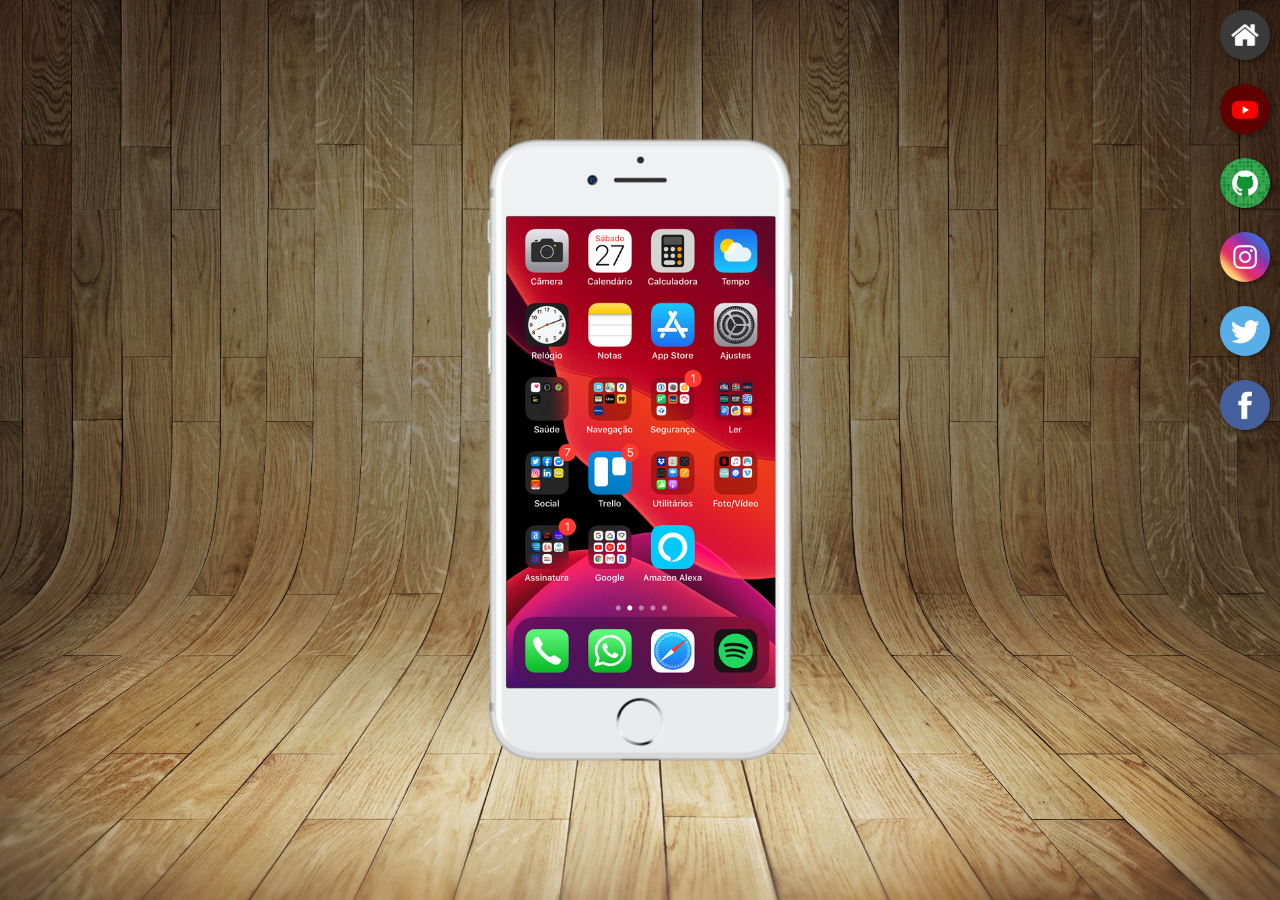
<file: index.html>
<!DOCTYPE html>
<html lang="pt-br">
<head>
    <meta charset="UTF-8">
    <meta name="viewport" content="width=device-width, initial-scale=1.0">
    <link rel="shortcut icon" href="favicon.ico" type="image/x-icon">
    <link rel="stylesheet" href="estilo/style.css">
    <title>Projeto Redes Sociais</title>
</head>
<body>
    <main>
        <section id="telefone">
            <iframe src="home.html" frameborder="0" name="tela" id="tela">
                Seu navegador não é compátivel com isso.
            </iframe>
        </section>
        <section id="redes-sociais">
            <a href="home.html" target="tela"><img src="imagens/logo-home.jpg" alt="Home"></a> <br>
            <a href="youtube.html" target="tela"><img src="imagens/logo-youtube.jpg" alt="Youtube"></a> <br>
            <a href="github.html" target="tela"><img src="imagens/logo-github.jpg" alt="GitHub"></a> <br>
            <a href="instagram.html" target="tela"><img src="imagens/logo-instagram.jpg" alt="Instagram"></a> <br>
            <a href="twitter.html" target="tela"><img src="imagens/logo-twitter.jpg" alt="Twitter"></a> <br>
            <a href="facebook.html" target="tela"><img src="imagens/logo-facebook.jpg" alt="Facebook"></a>
        </section>
    </main>
</body>
</html>
</file>
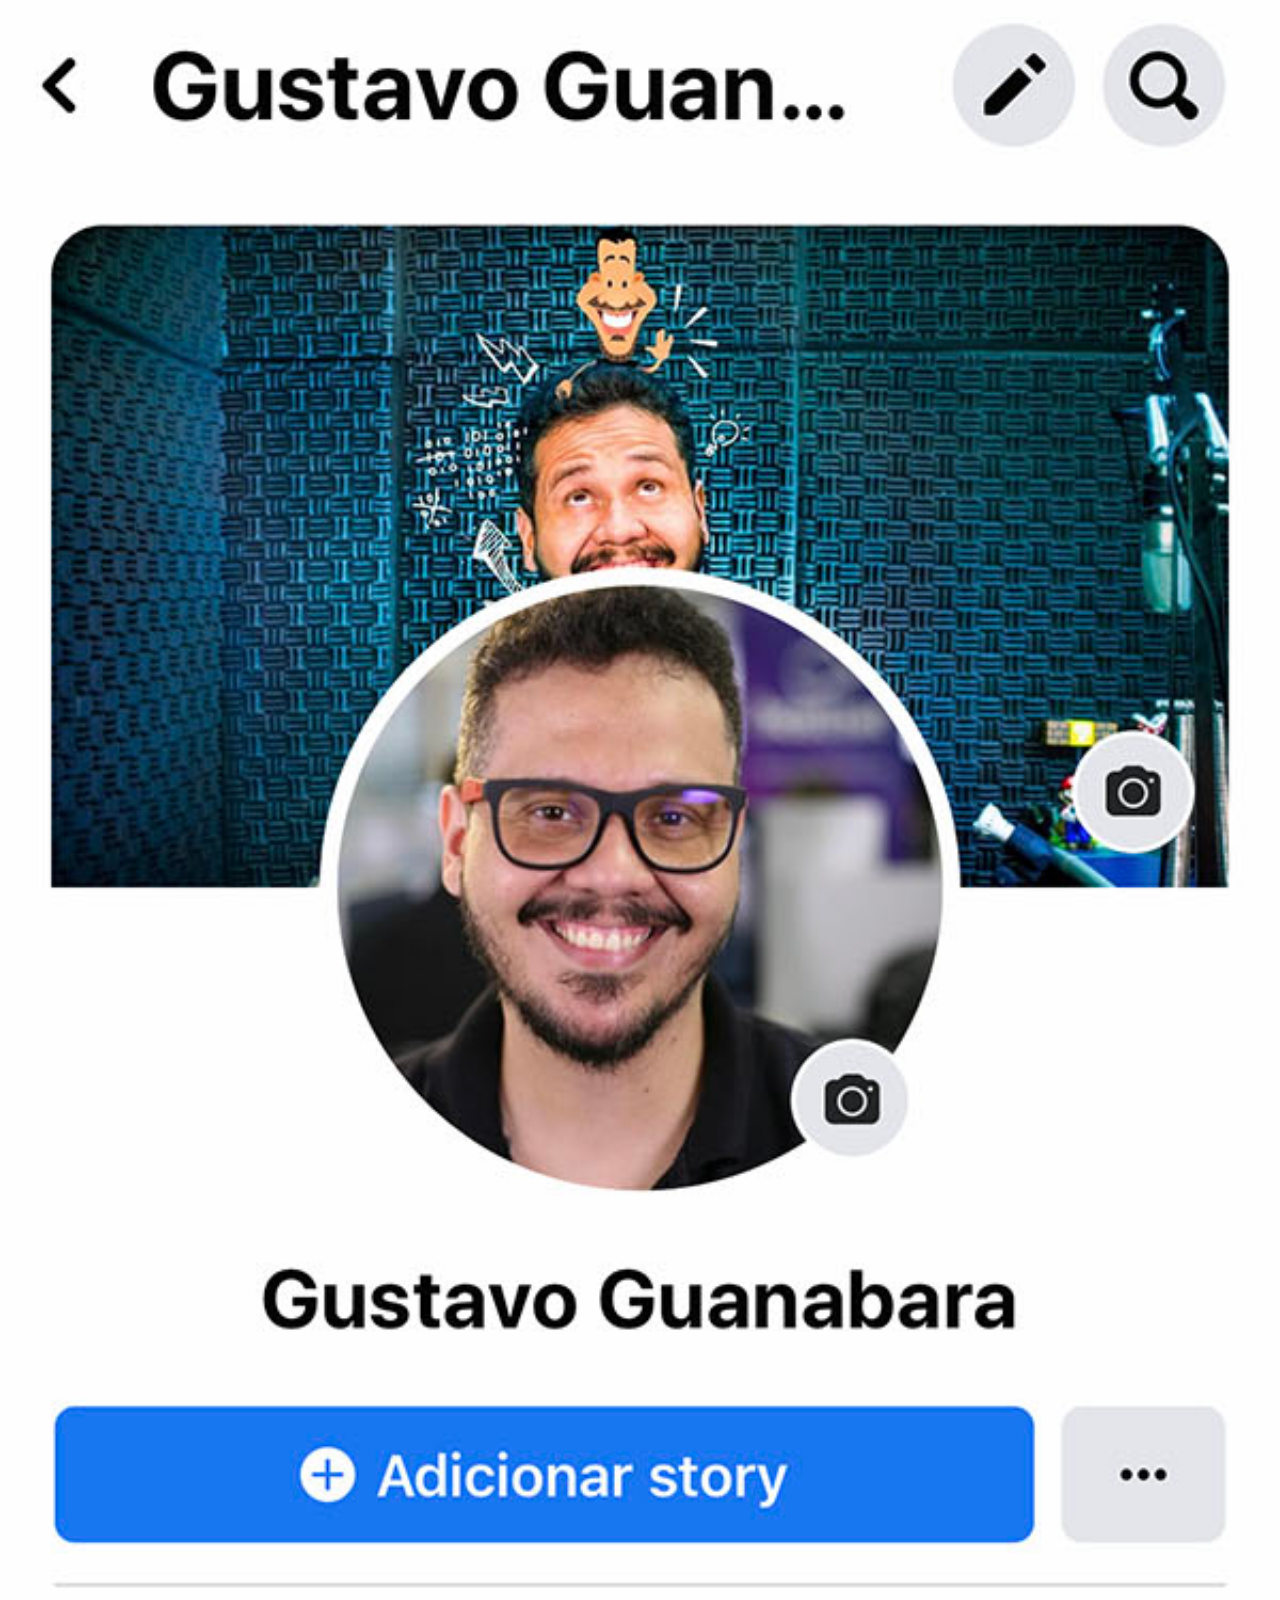
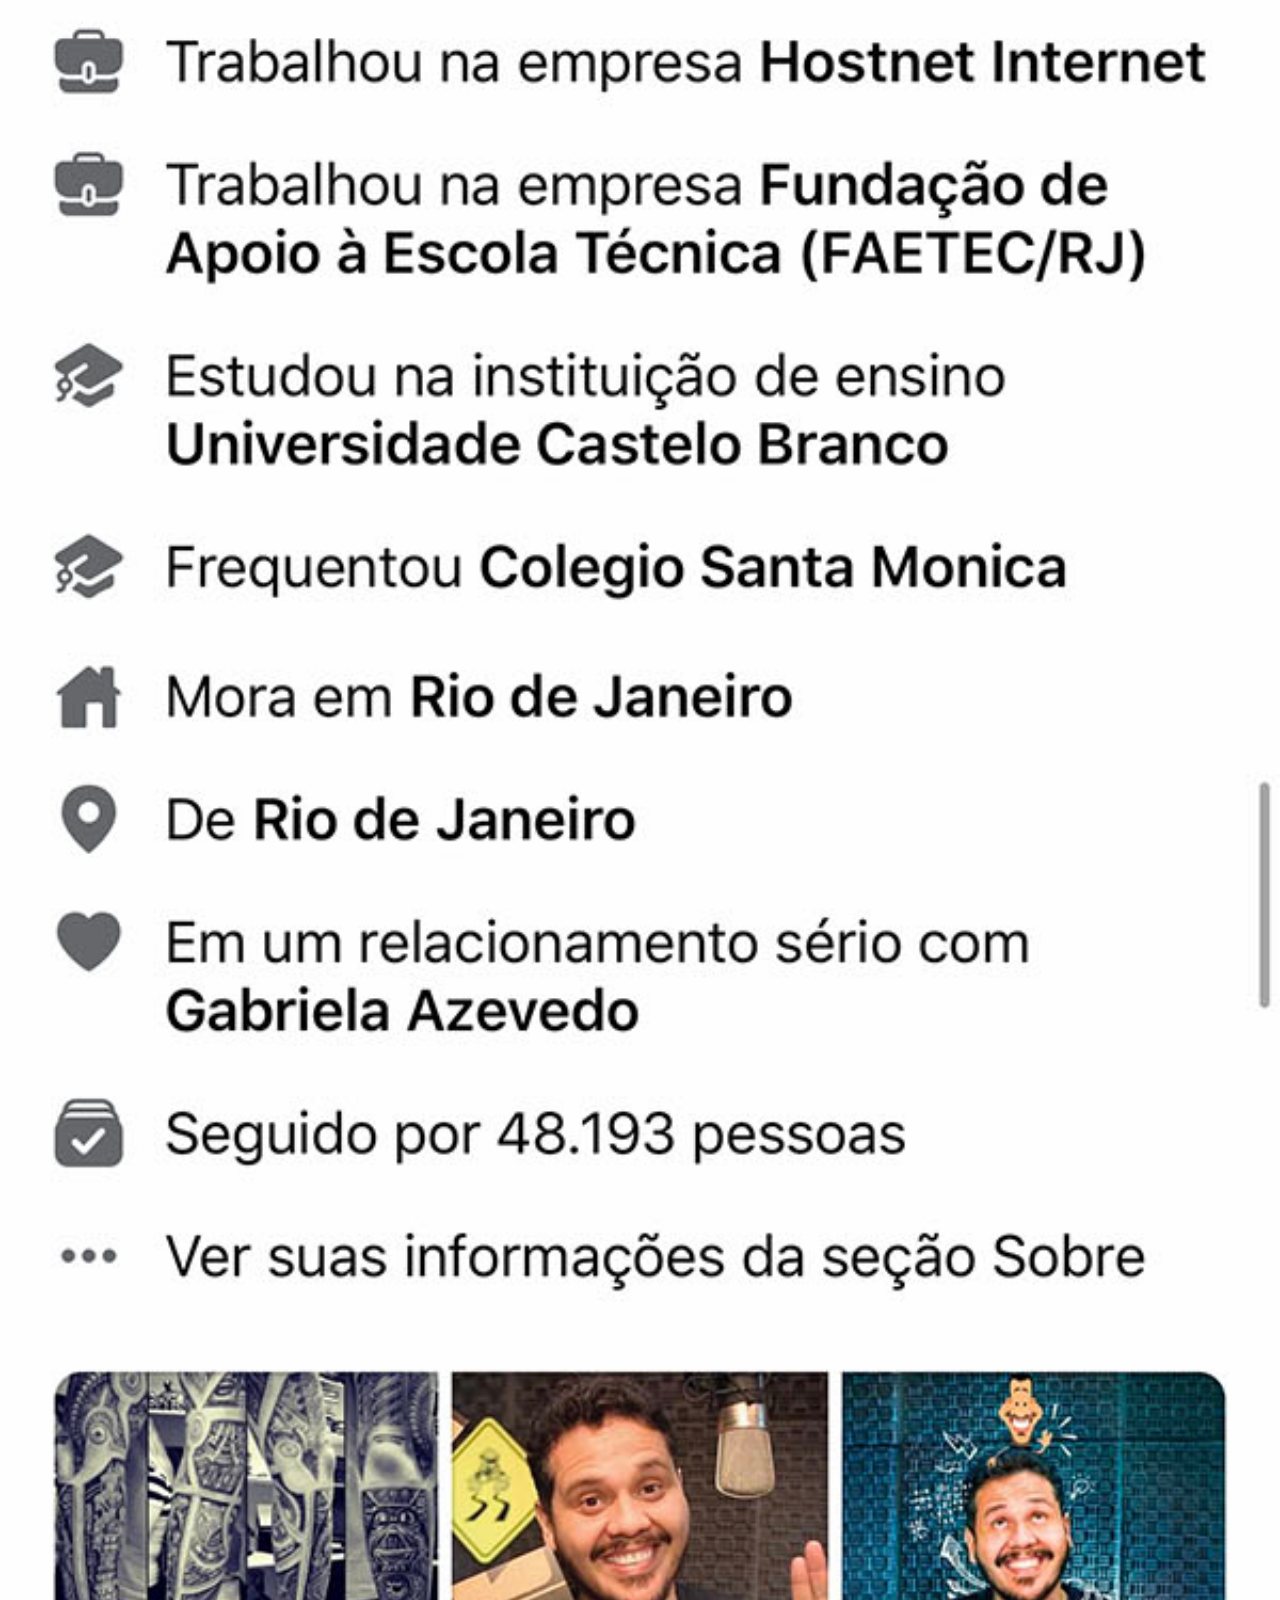
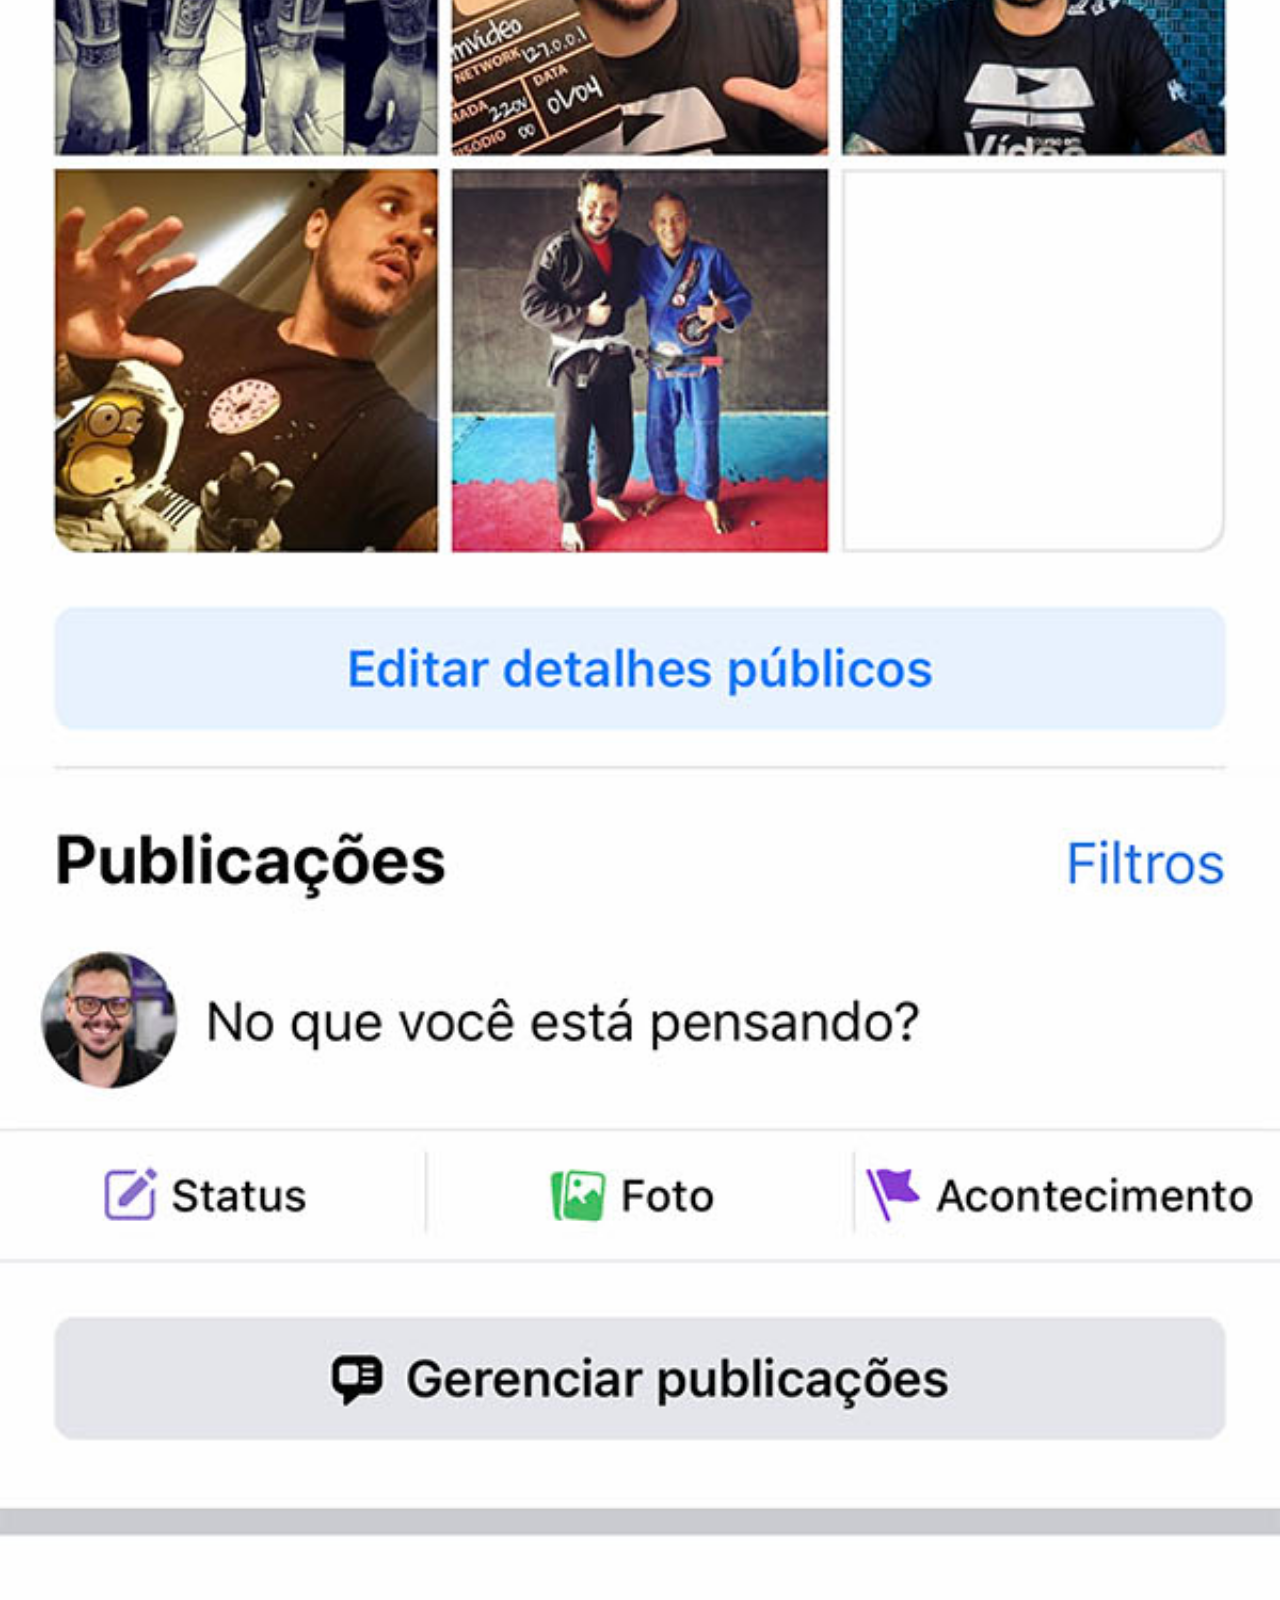
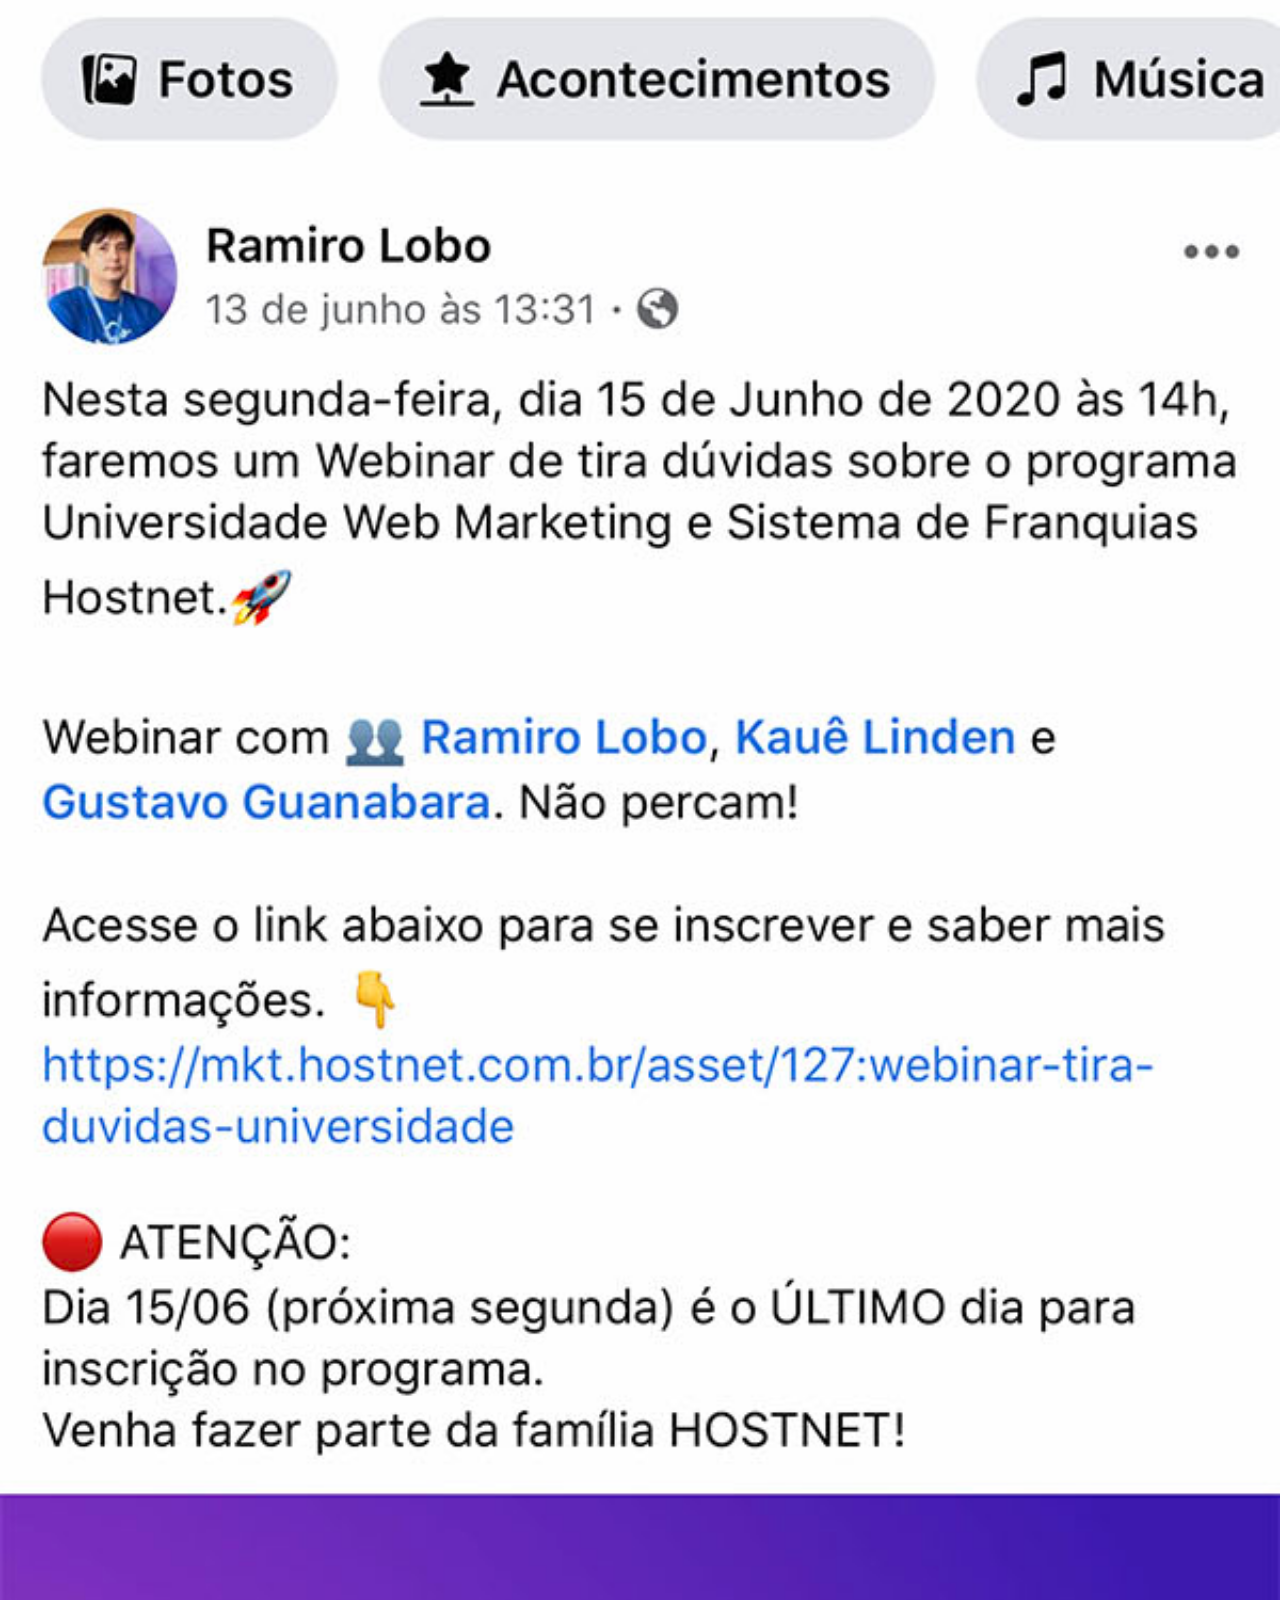
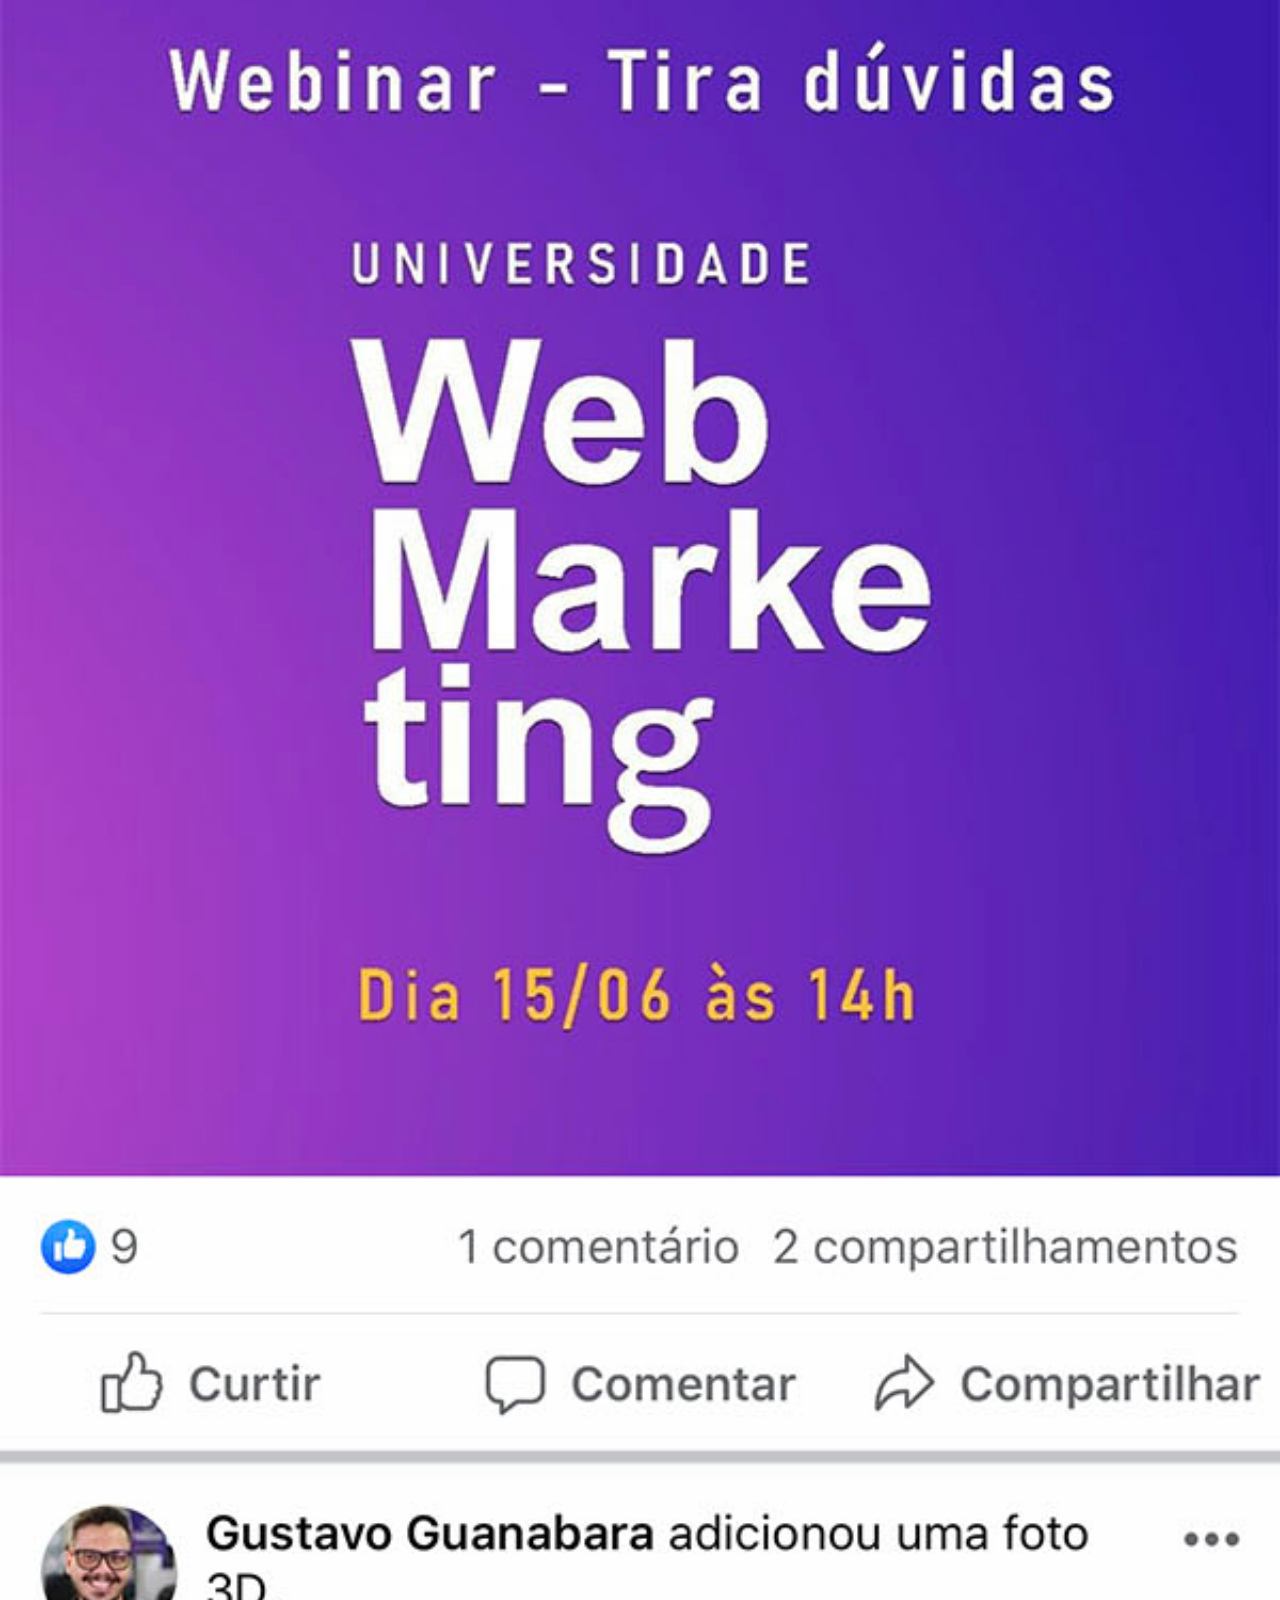
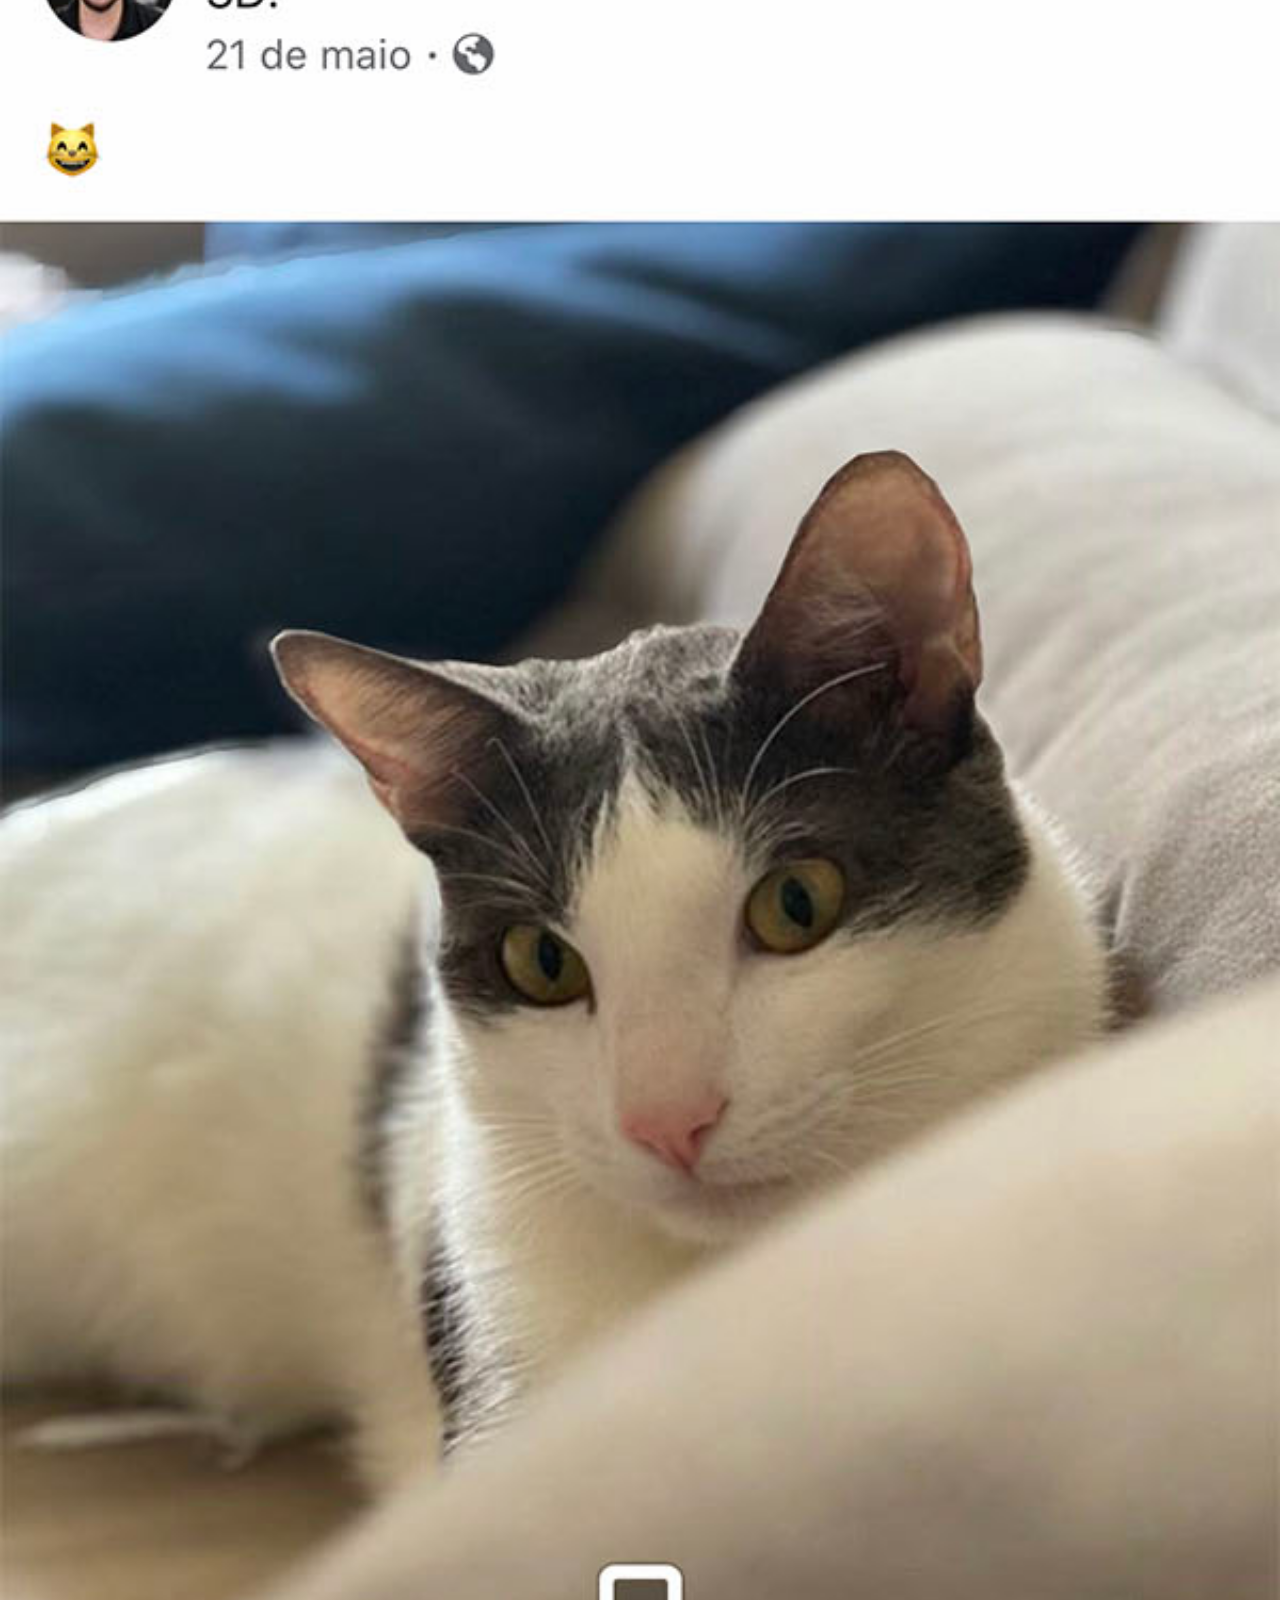
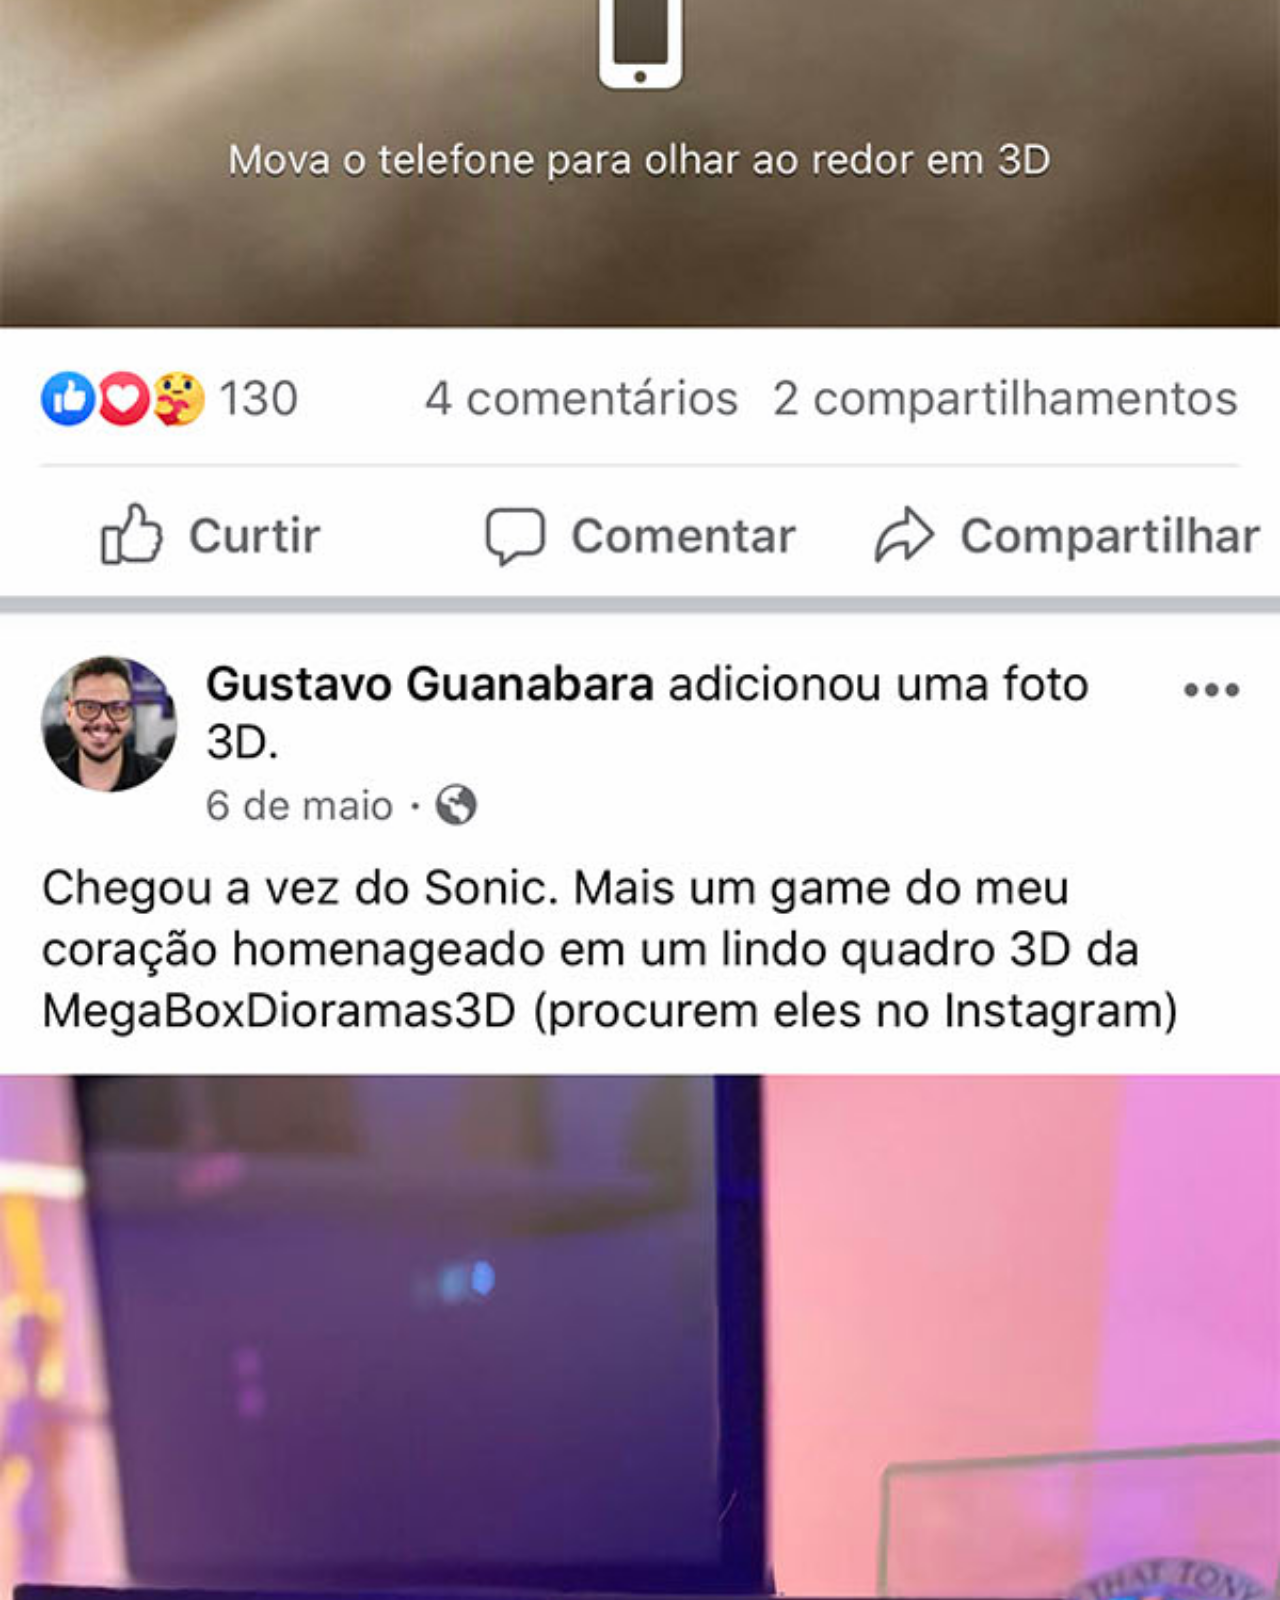
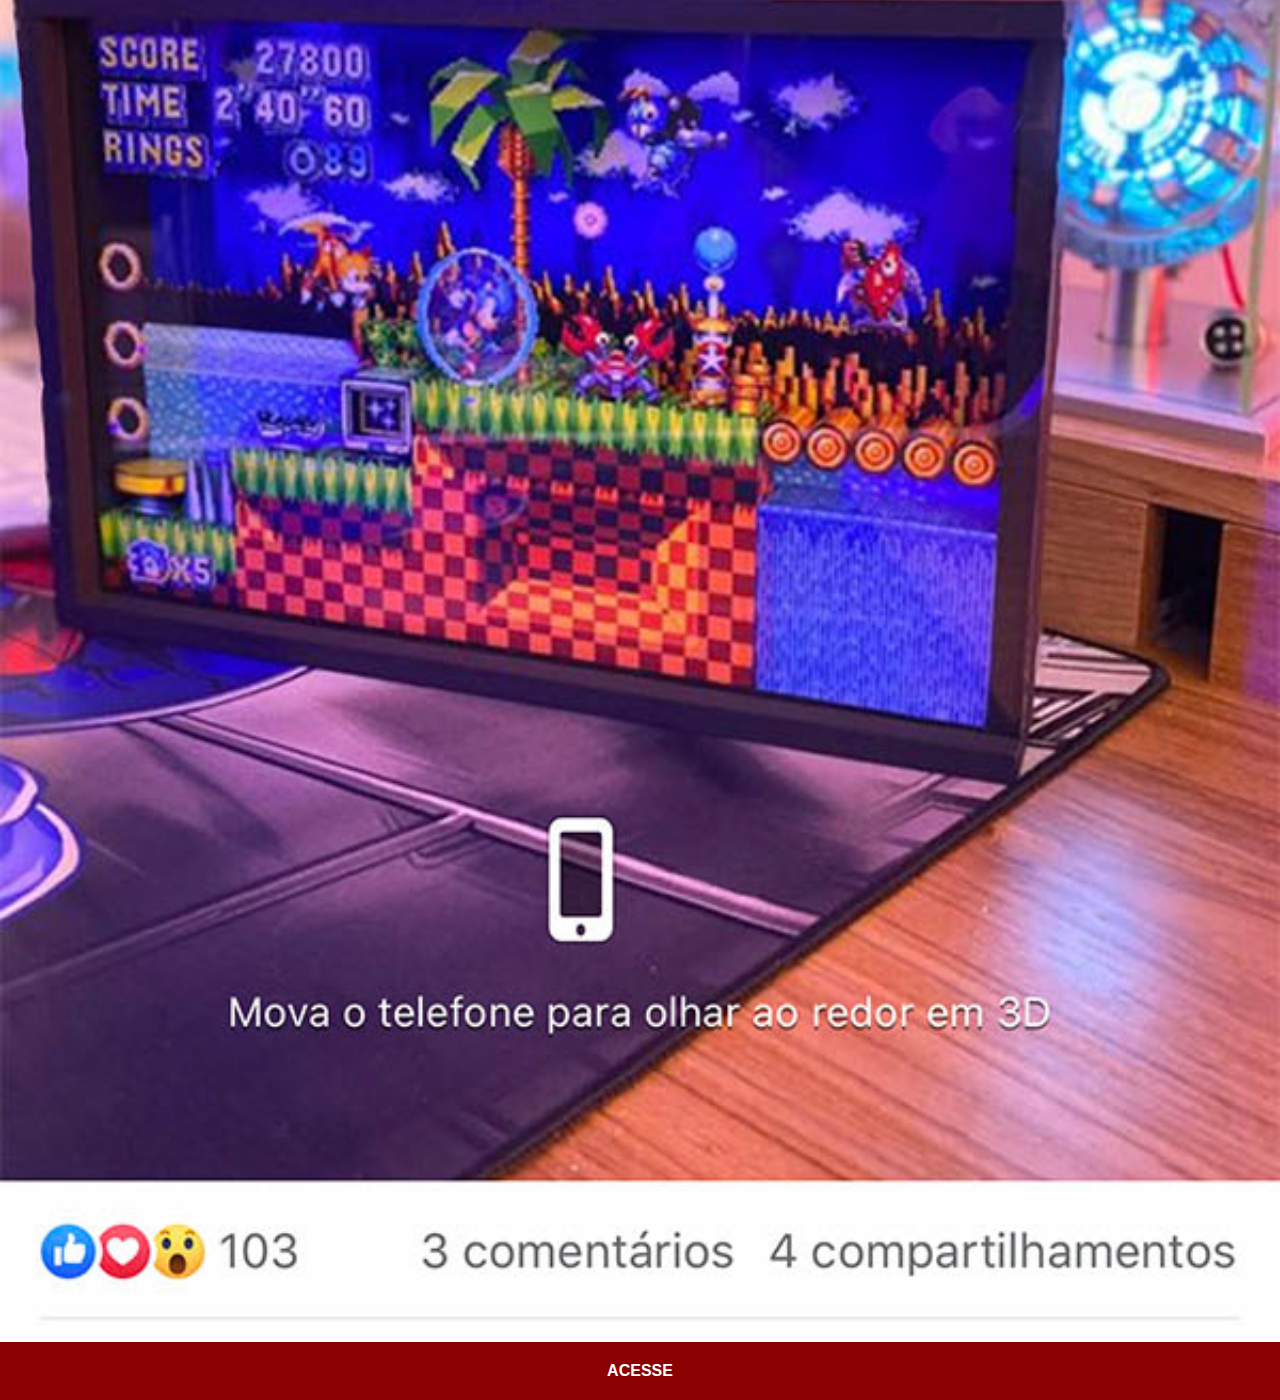
<file: facebook.html>
<!DOCTYPE html>
<html lang="pt-br">
<head>
    <meta charset="UTF-8">
    <meta name="viewport" content="width=device-width, initial-scale=1.0">
    <title>Facebook</title>
    <link rel="stylesheet" href="estilo/social.css">
</head>
<body>
    <img src="imagens/tela-facebook.jpg" alt="Facebook">
    <a href="https://www.facebook.com/gustavoguanabara" target="_blank">ACESSE</a>
</body>
</html>
</file>
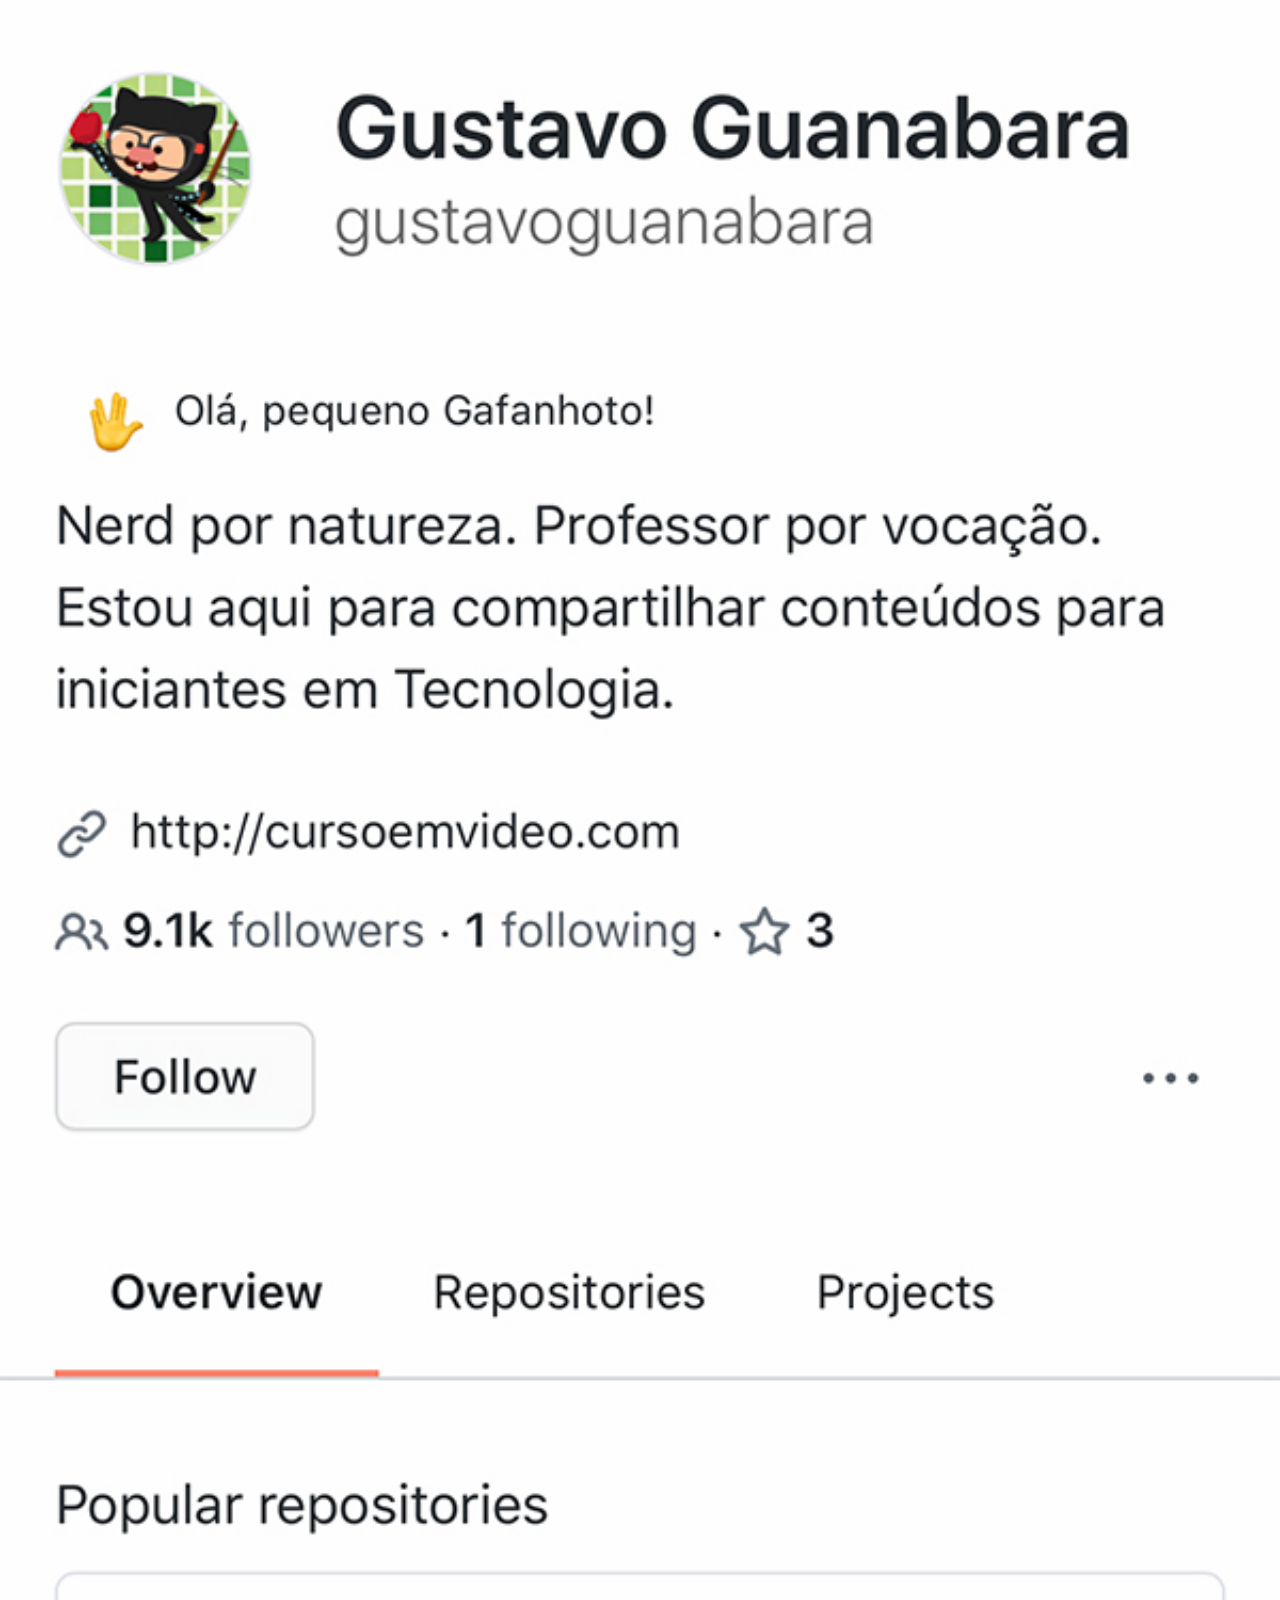
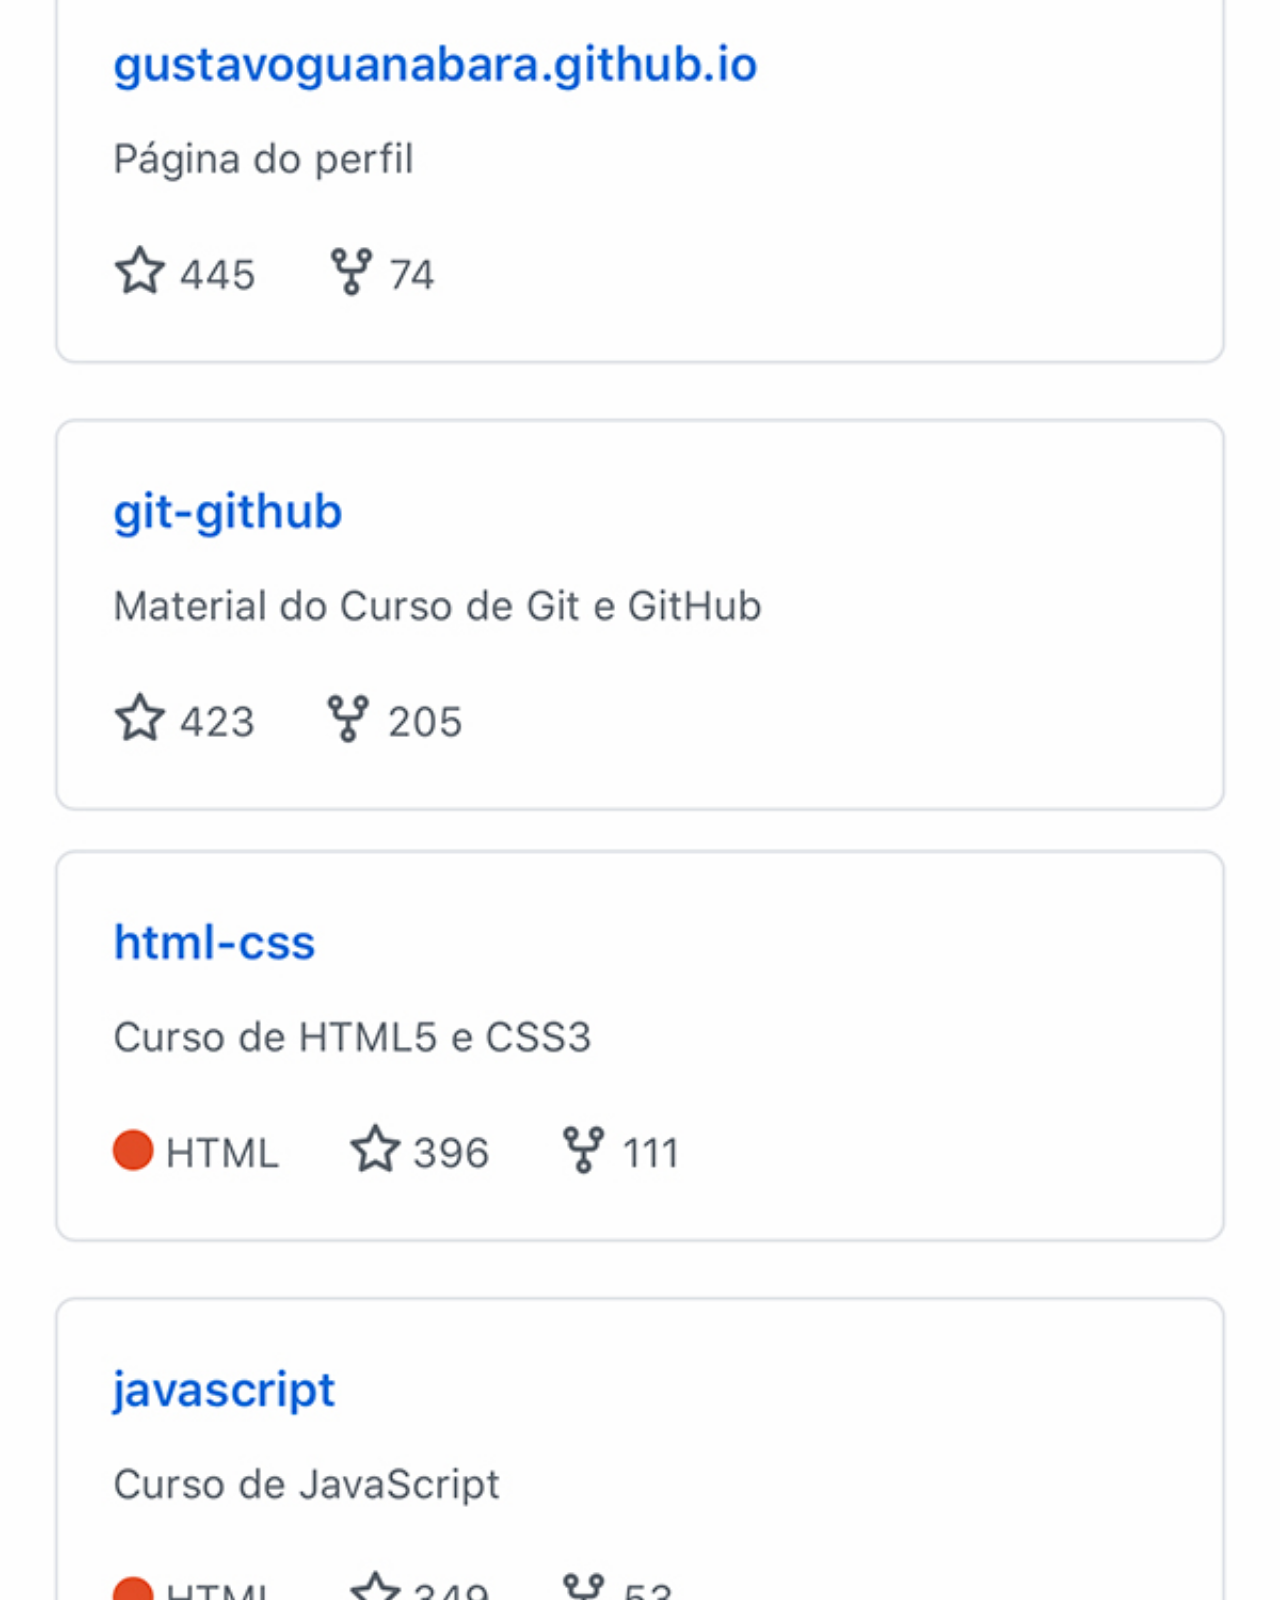
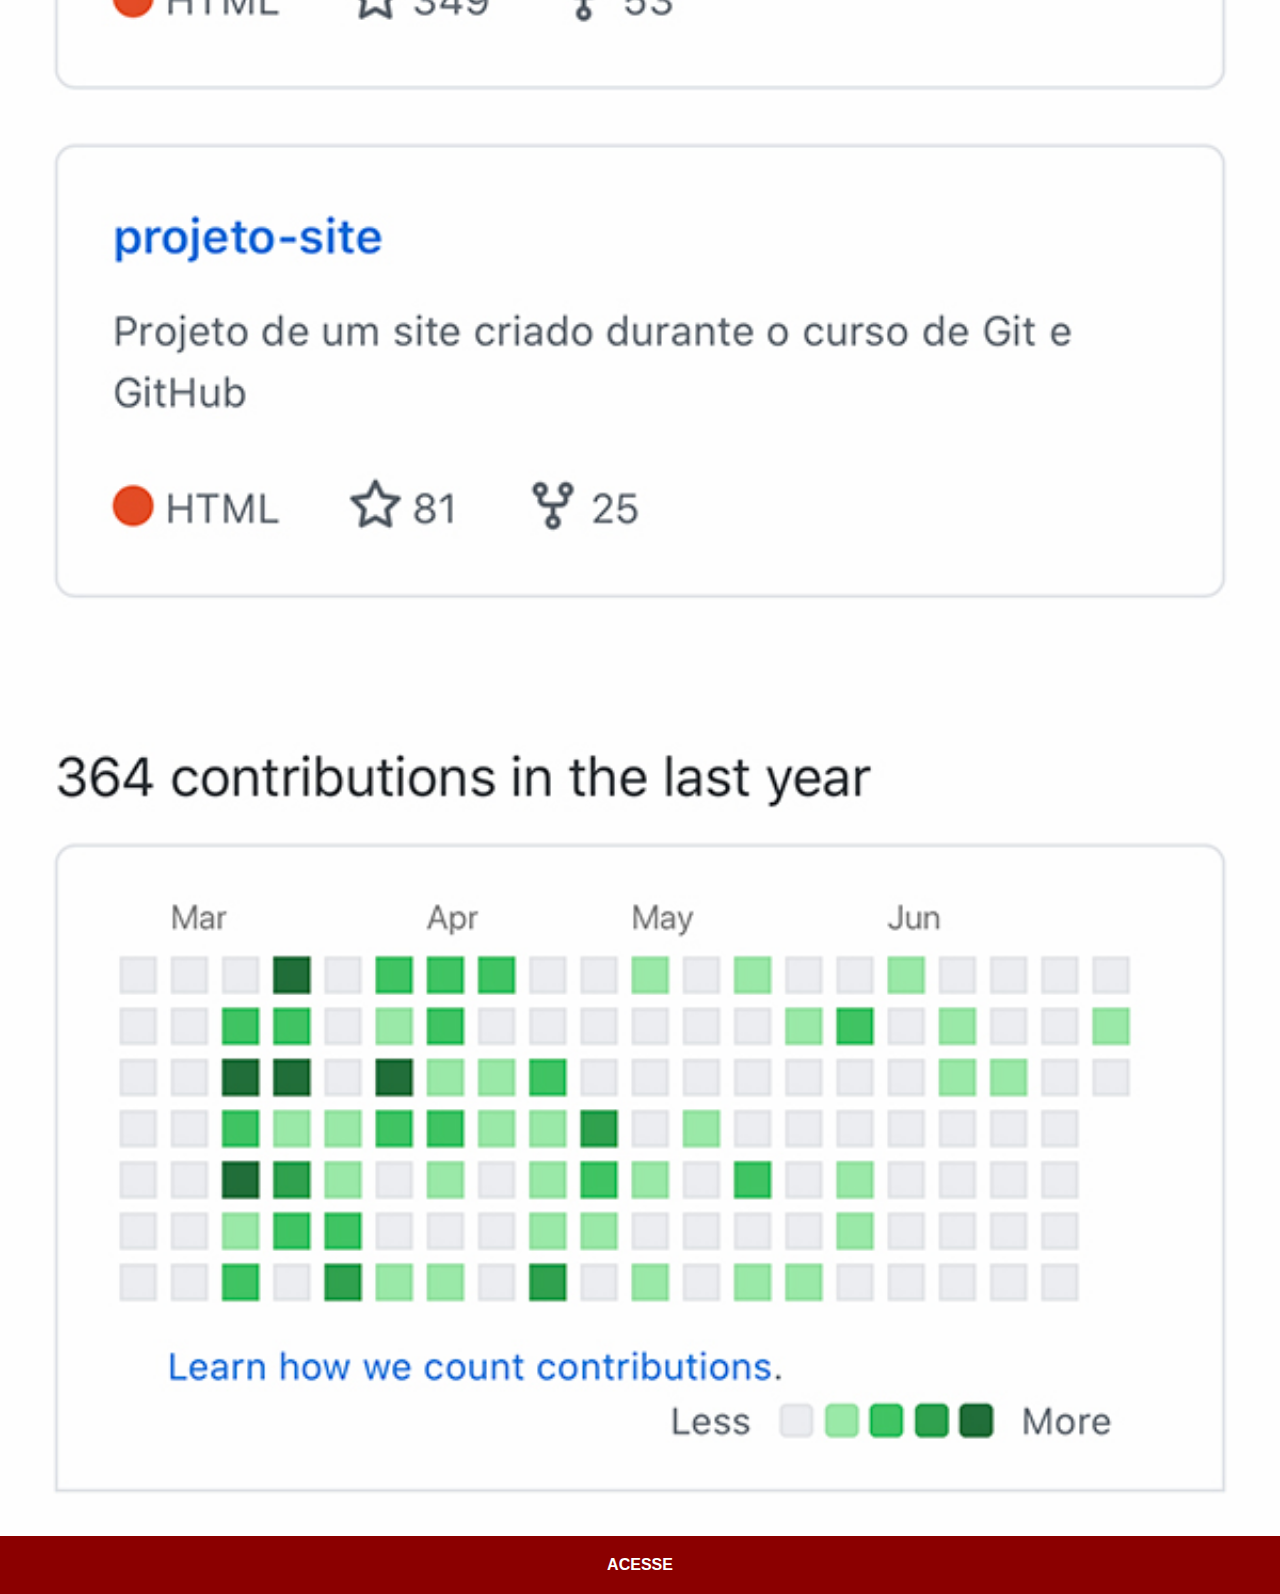
<file: github.html>
<!DOCTYPE html>
<html lang="pt-br">
<head>
    <meta charset="UTF-8">
    <meta name="viewport" content="width=device-width, initial-scale=1.0">
    <title>GitHub</title>
    <link rel="stylesheet" href="estilo/social.css">
</head>
<body>
    <img src="imagens/tela-github.jpg" alt="GitHub">
    <a href="https://github.com/gustavoguanabara" target="_blank">ACESSE</a>
</body>
</html>
</file>
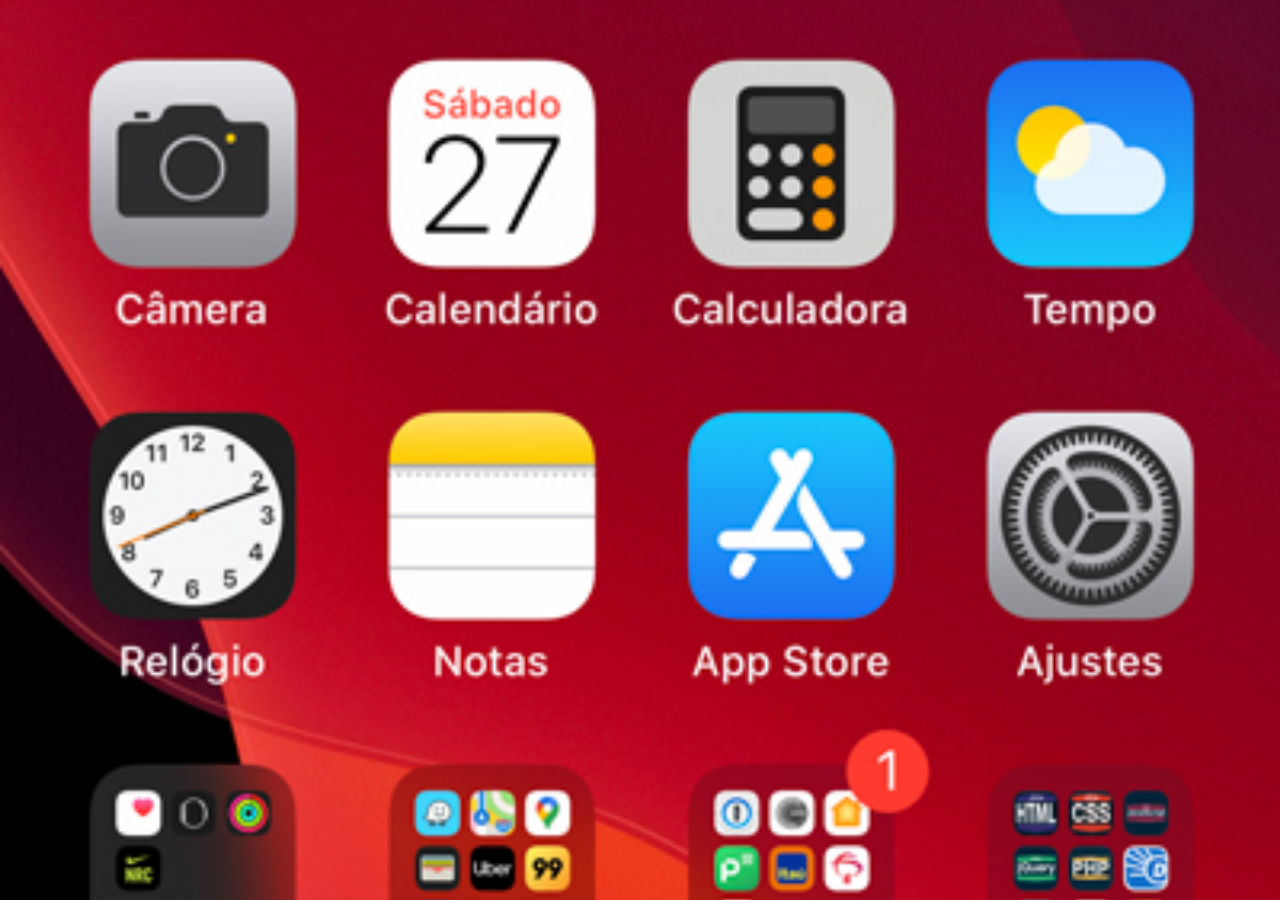
<file: home.html>
<!DOCTYPE html>
<html lang="pt-br">
<head>
    <meta charset="UTF-8">
    <meta name="viewport" content="width=device-width, initial-scale=1.0">
    <title>Home</title>
    <style>
        *{
            padding: 0px;
            margin: 0px;
        }

        body{
            height: 100vh;
            width: 100vw;
            background: black url('imagens/tela-home.jpg') no-repeat top center;
            background-size: cover;
        }
    </style>
</head>
<body>
    
</body>
</html>
</file>
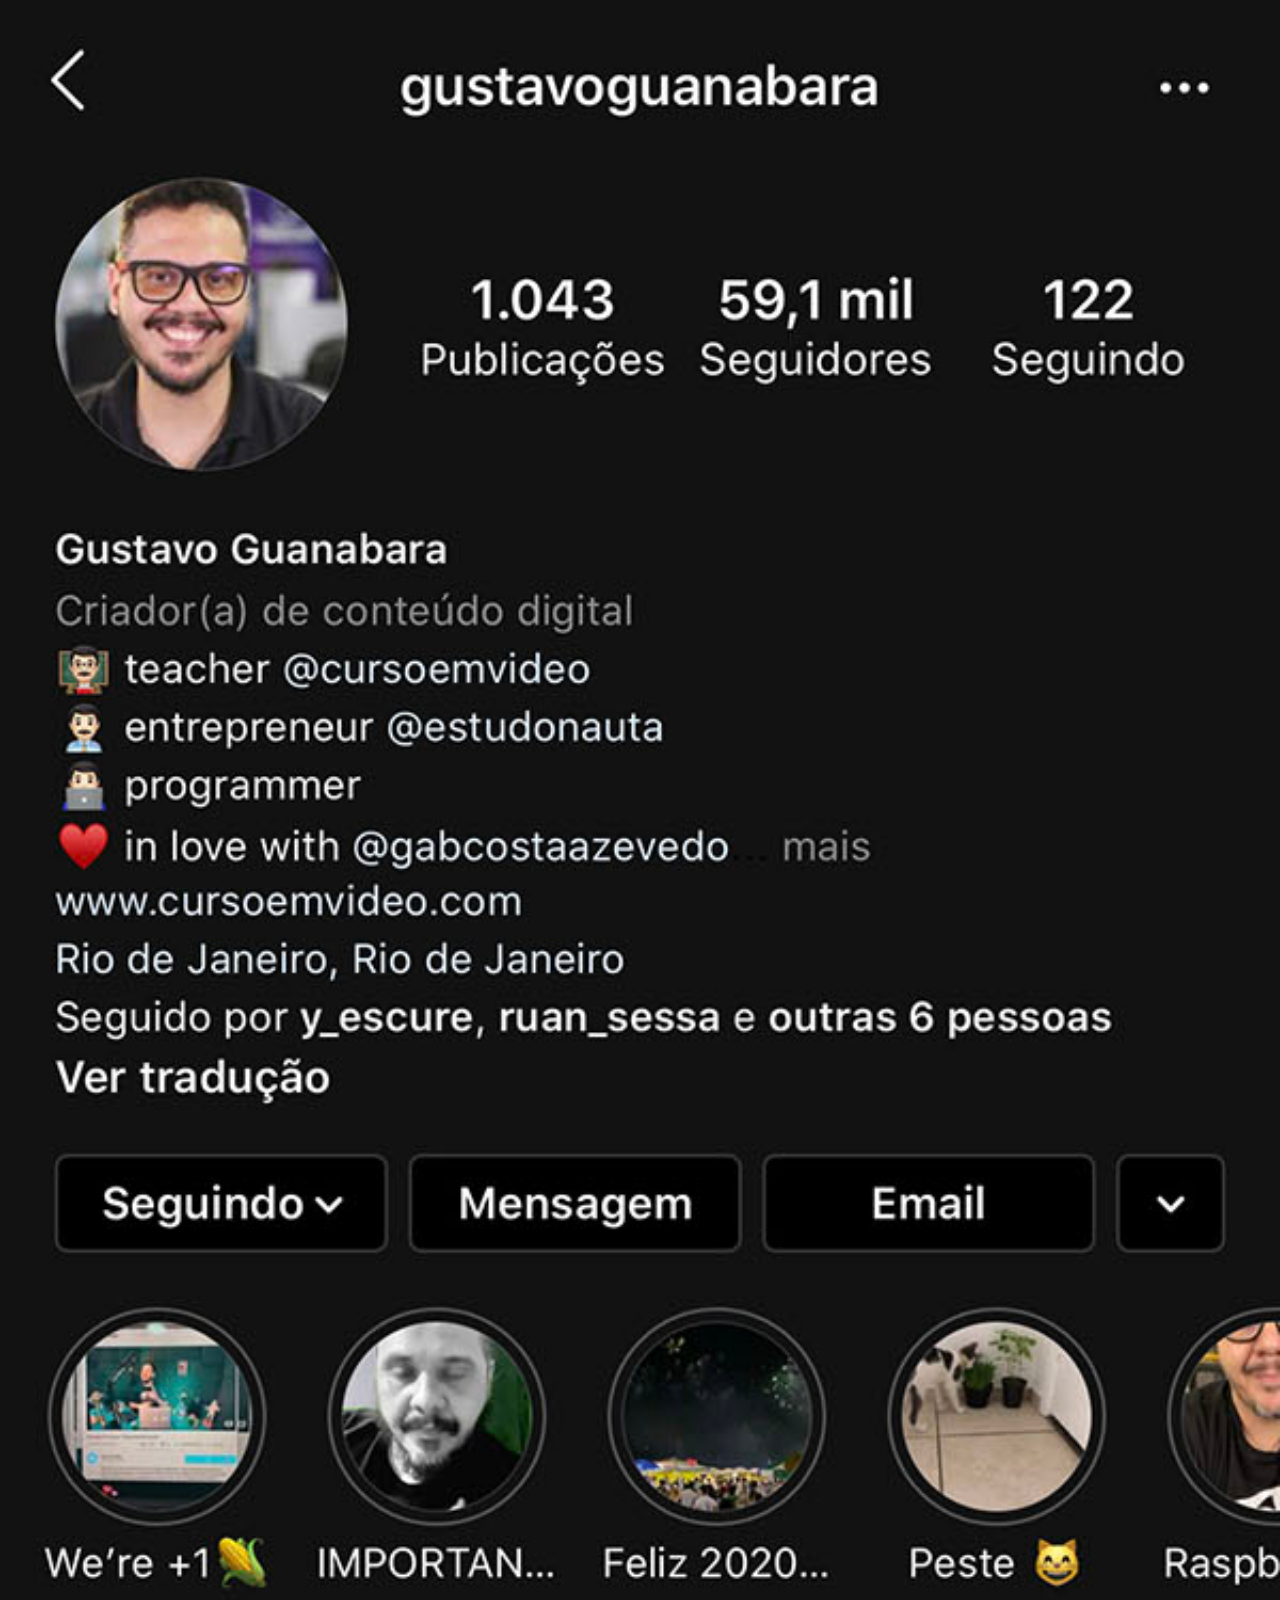
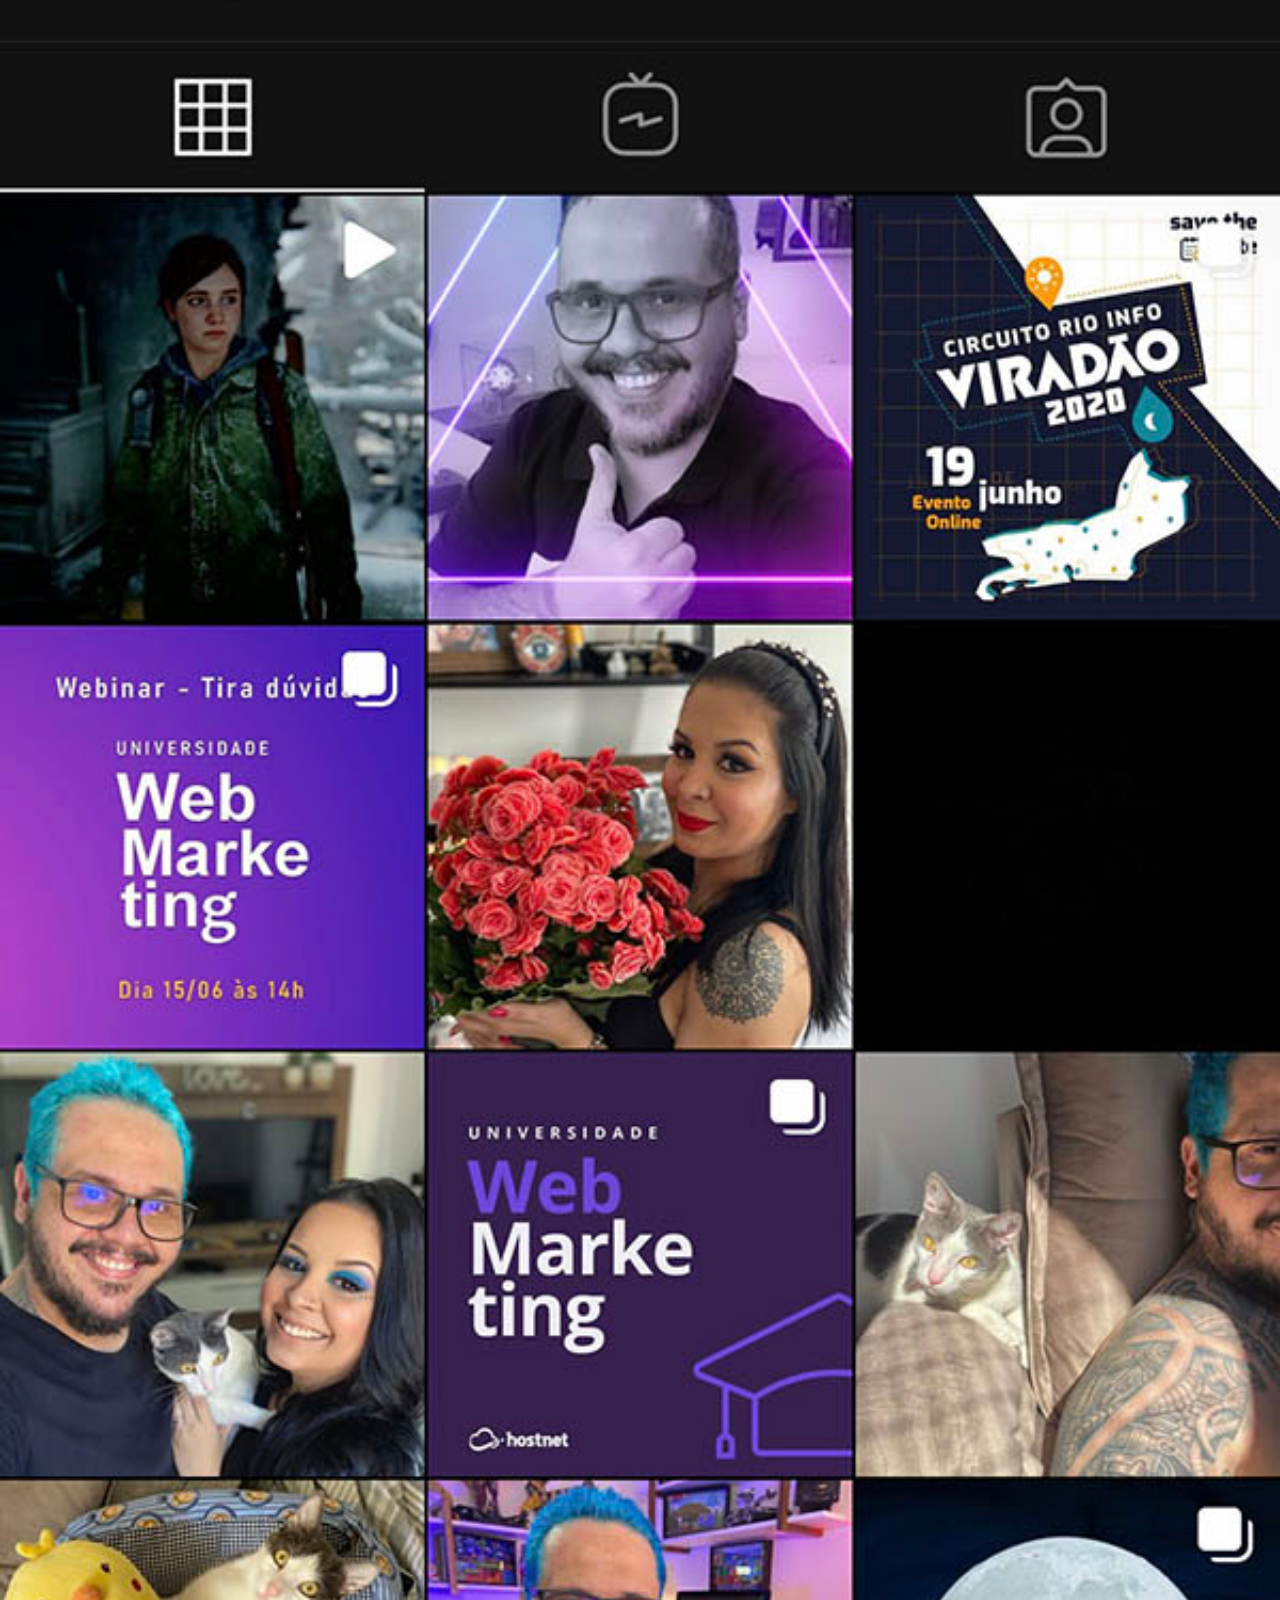
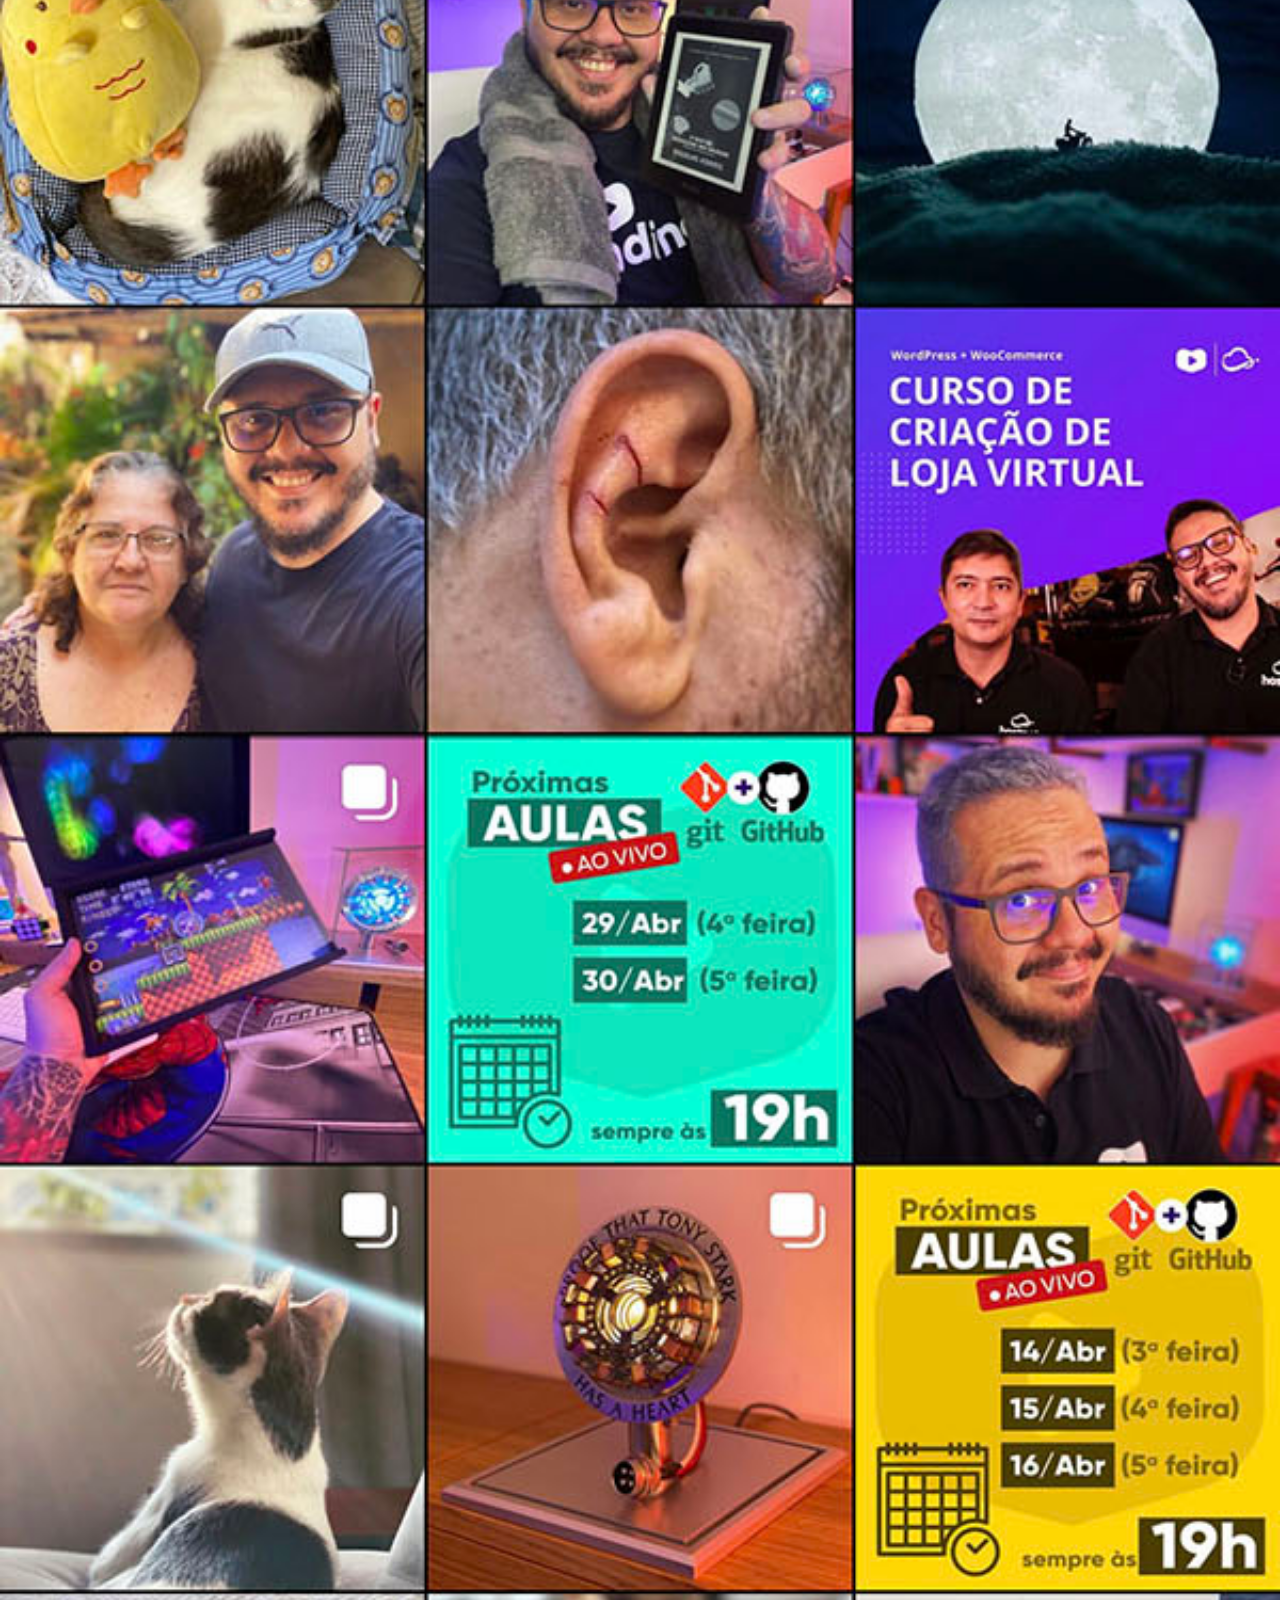
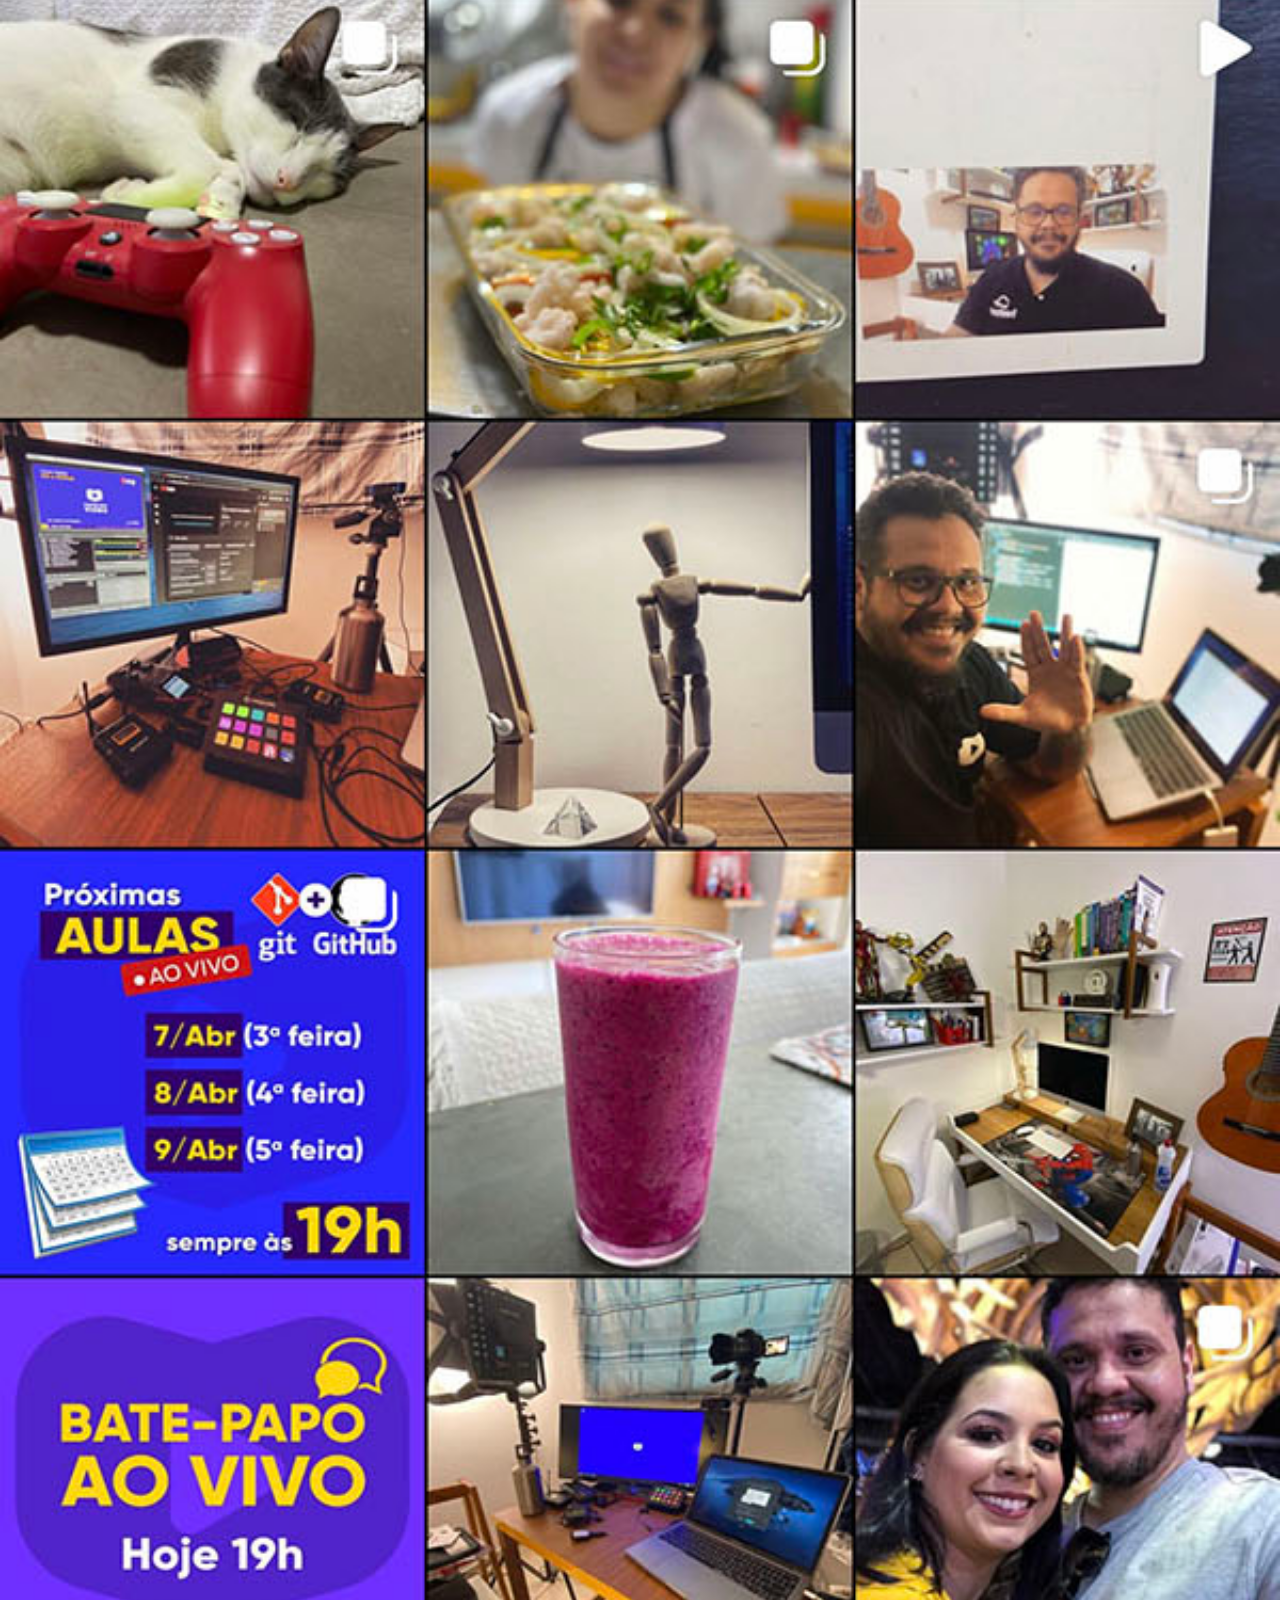
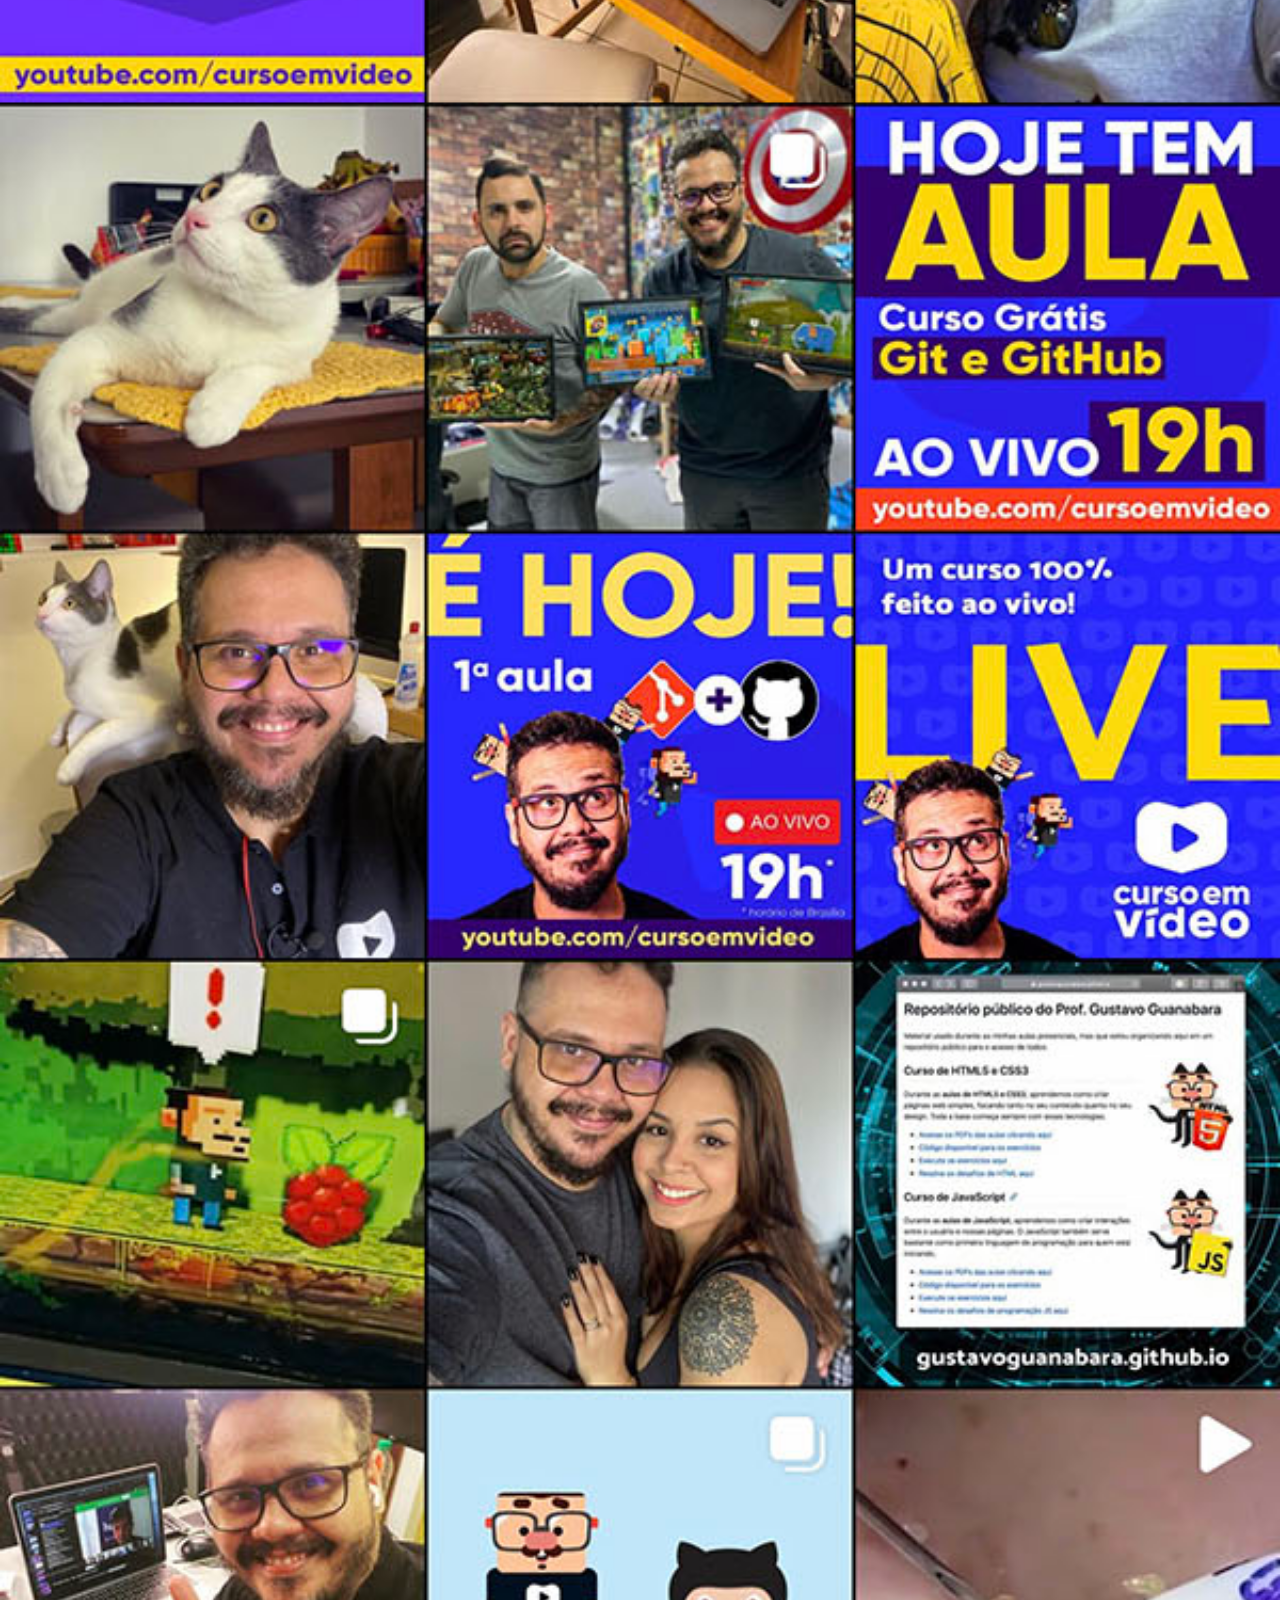
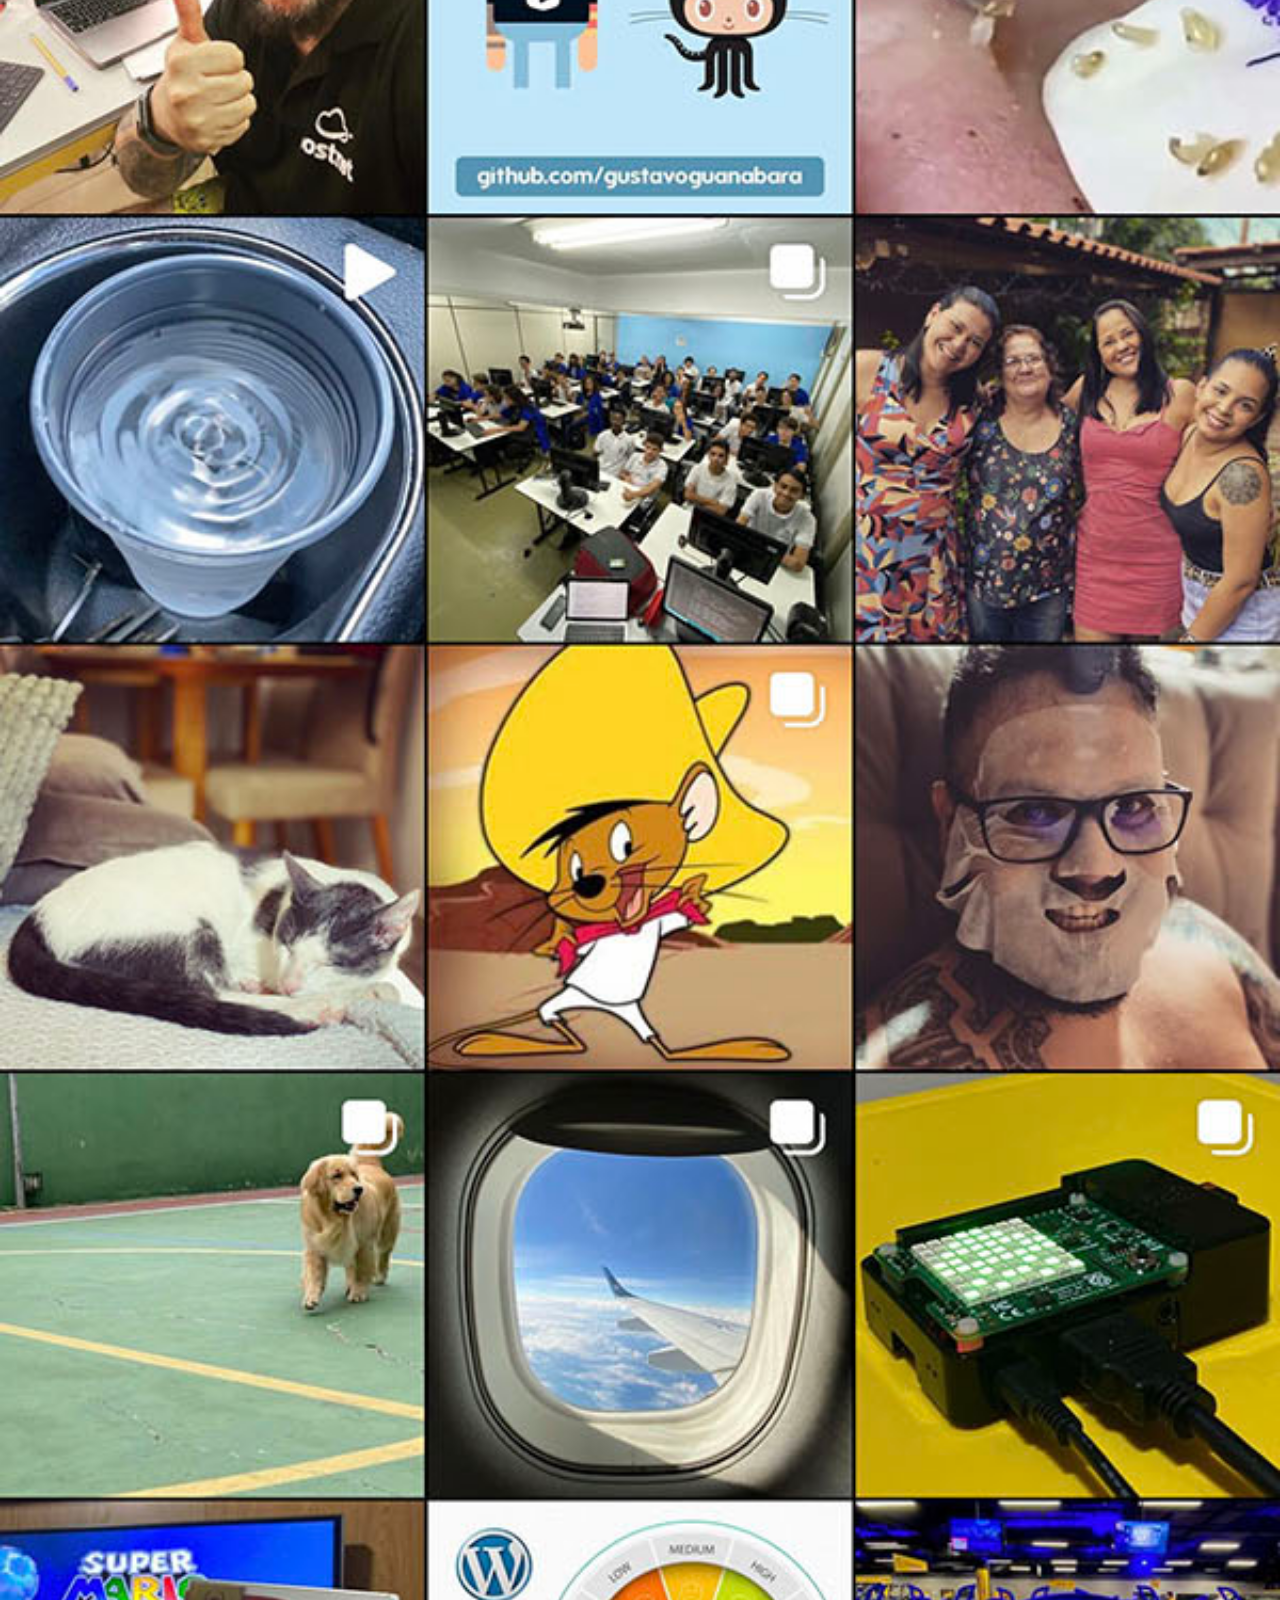
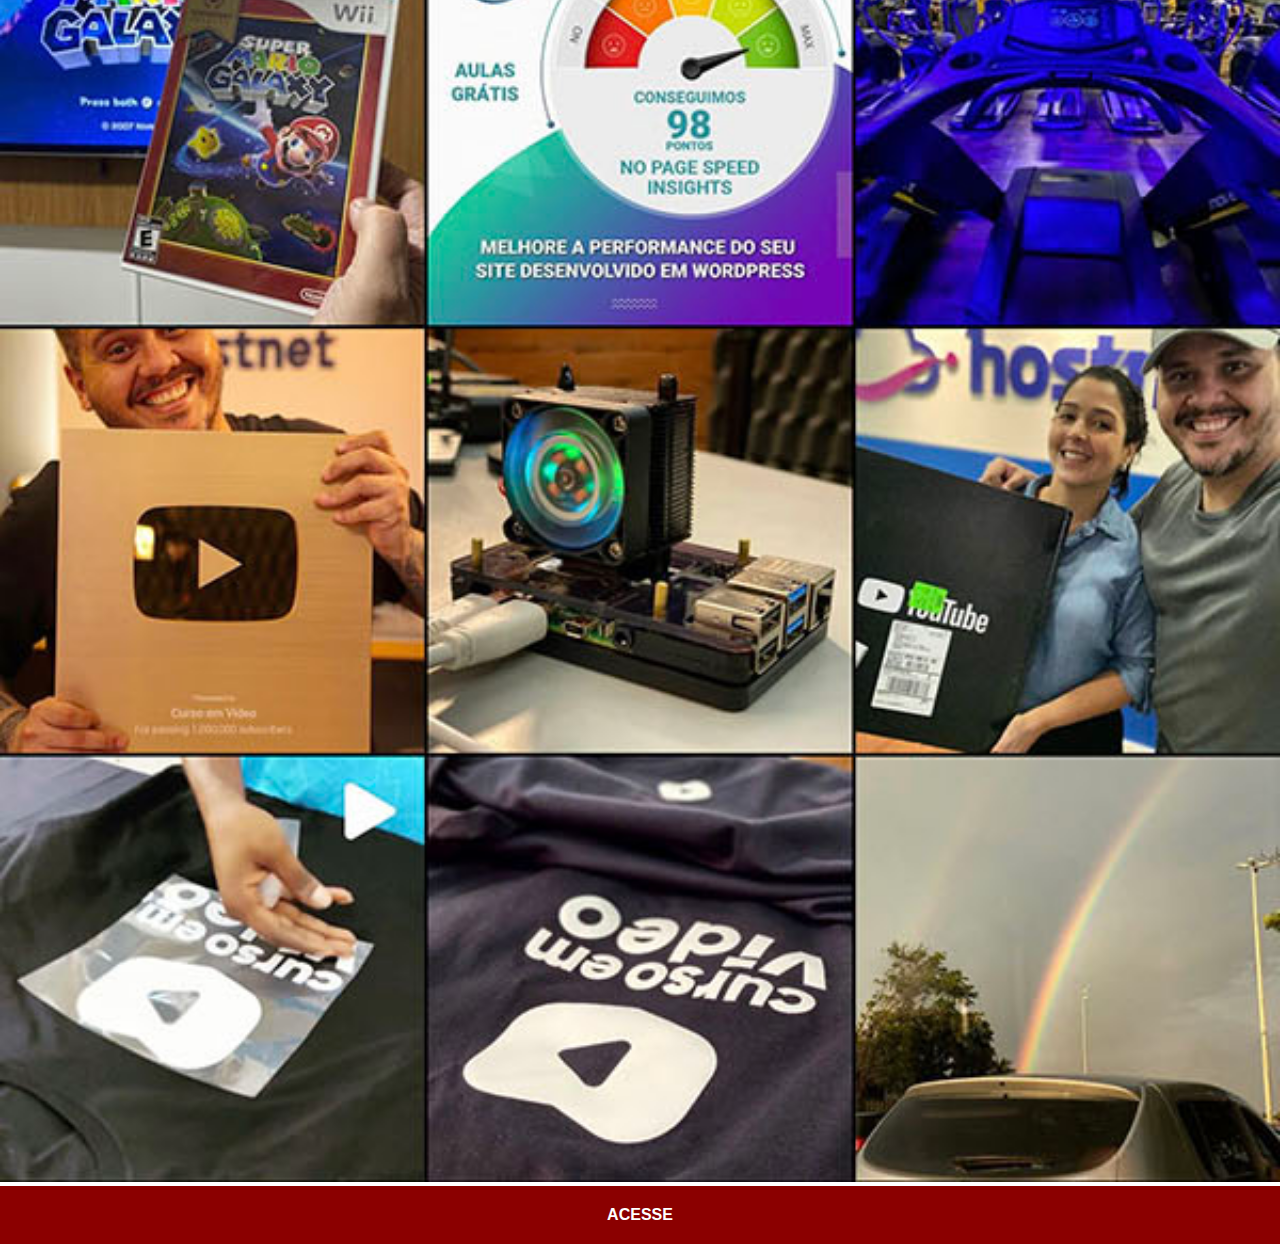
<file: instagram.html>
<!DOCTYPE html>
<html lang="pt-br">
<head>
    <meta charset="UTF-8">
    <meta name="viewport" content="width=device-width, initial-scale=1.0">
    <link rel="stylesheet" href="estilo/social.css">
    <title>Instagram</title>
</head>
<body>
    <img src="imagens/tela-instagram.jpg" alt="Instagram">
    <a href="https://www.instagram.com/gustavoguanabara" target="_blank">ACESSE</a>
</body>
</html>
</file>
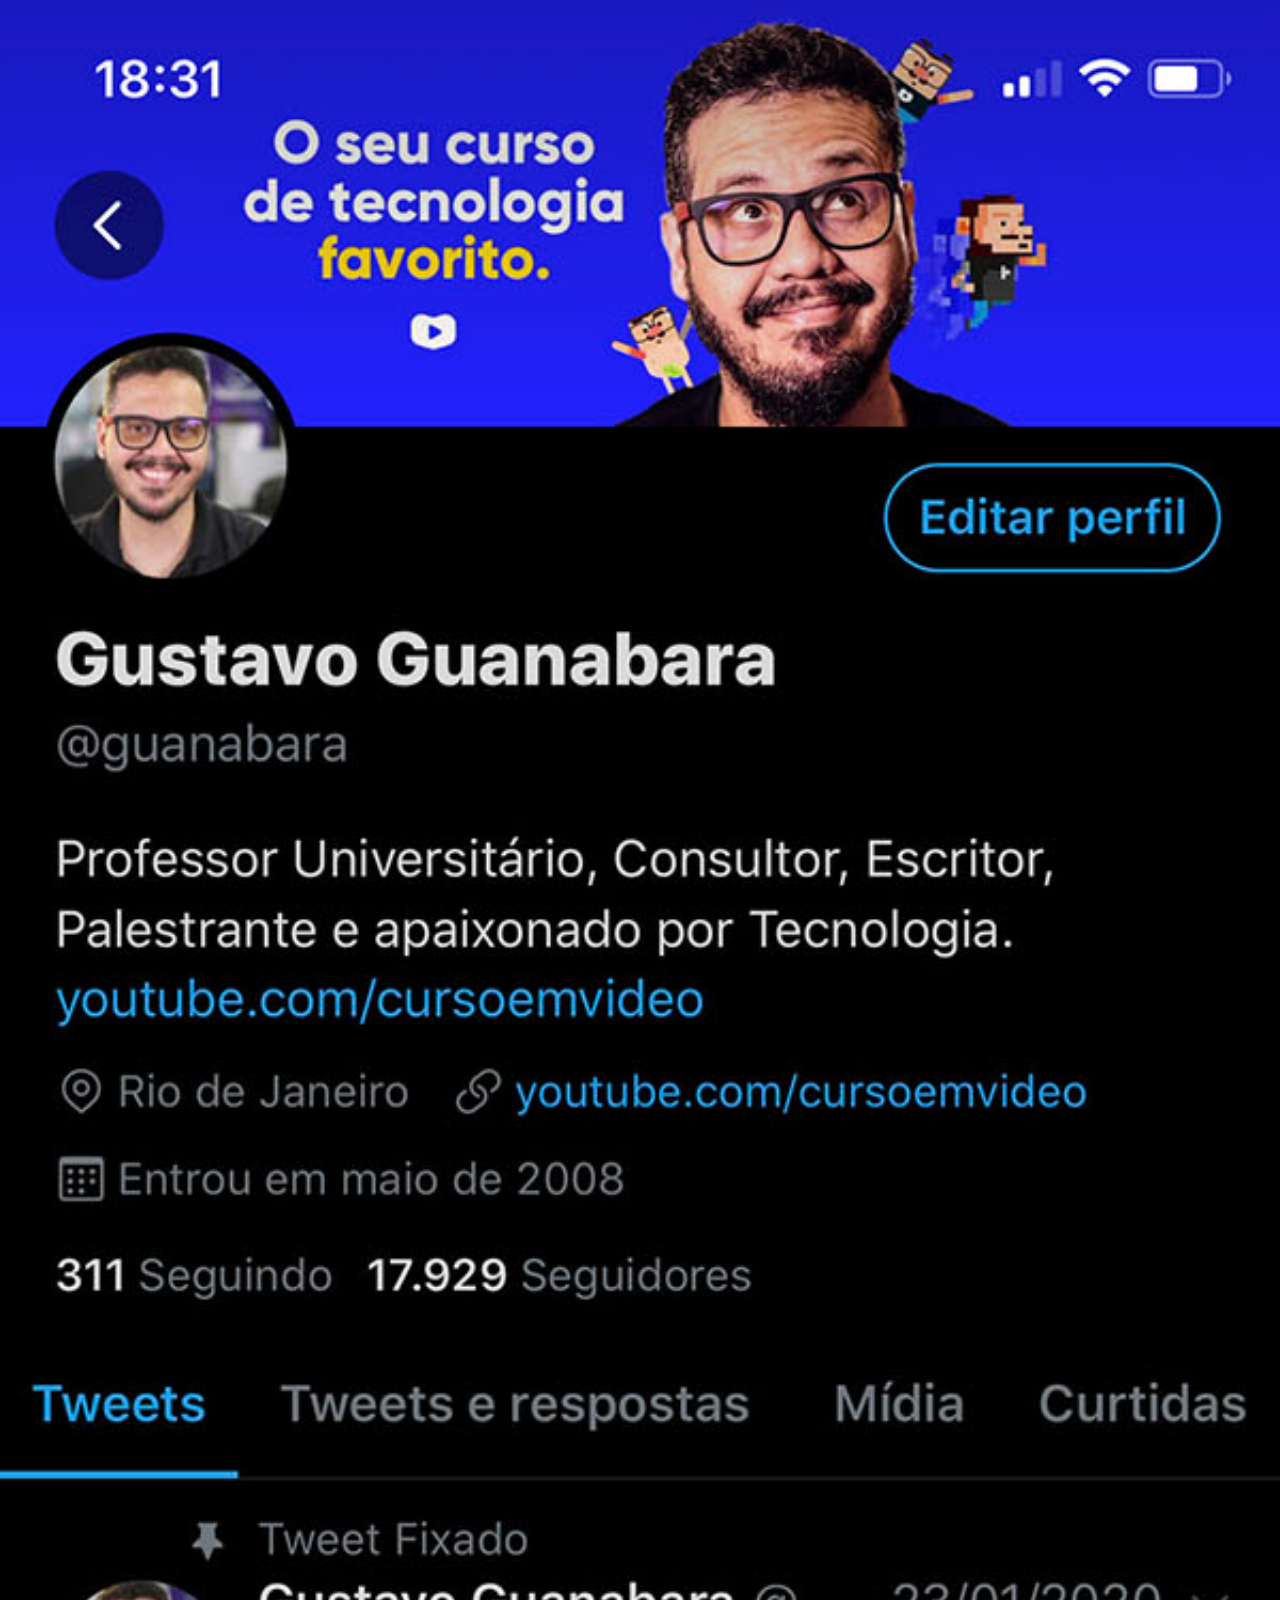
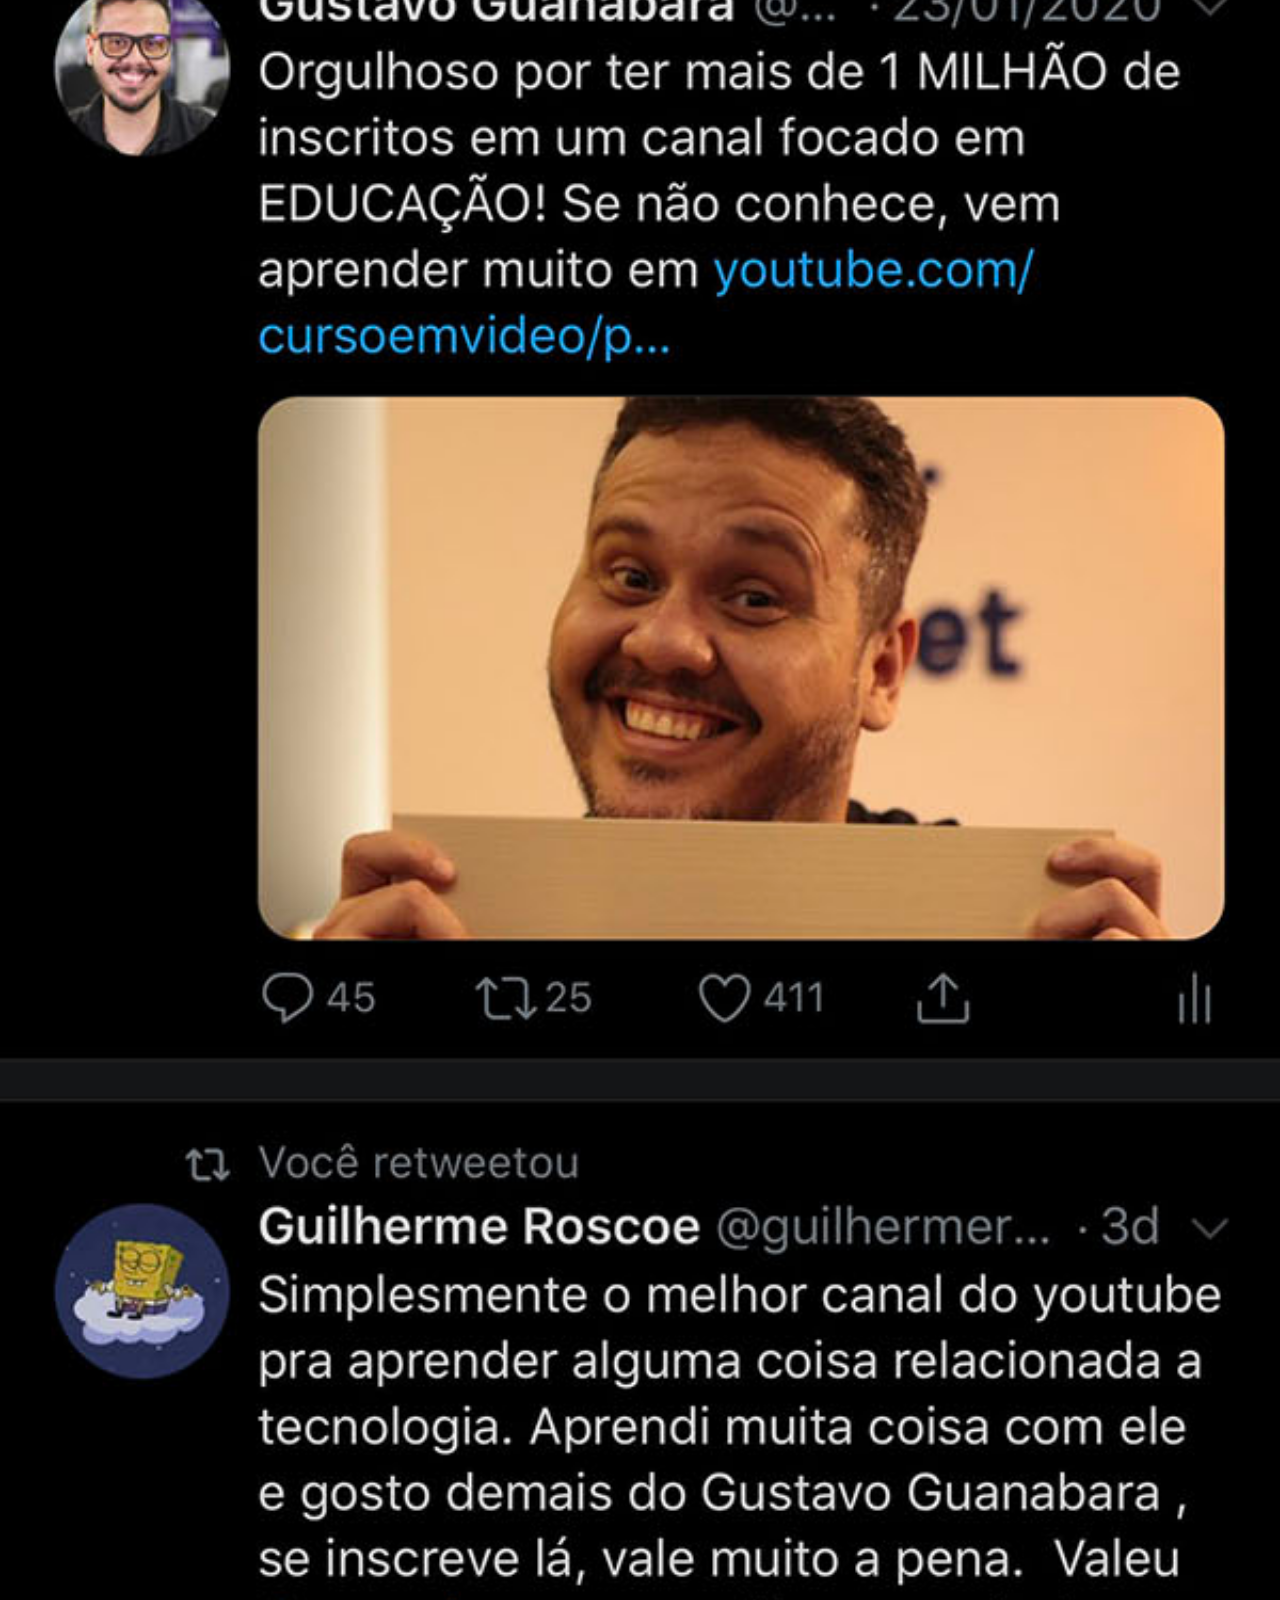
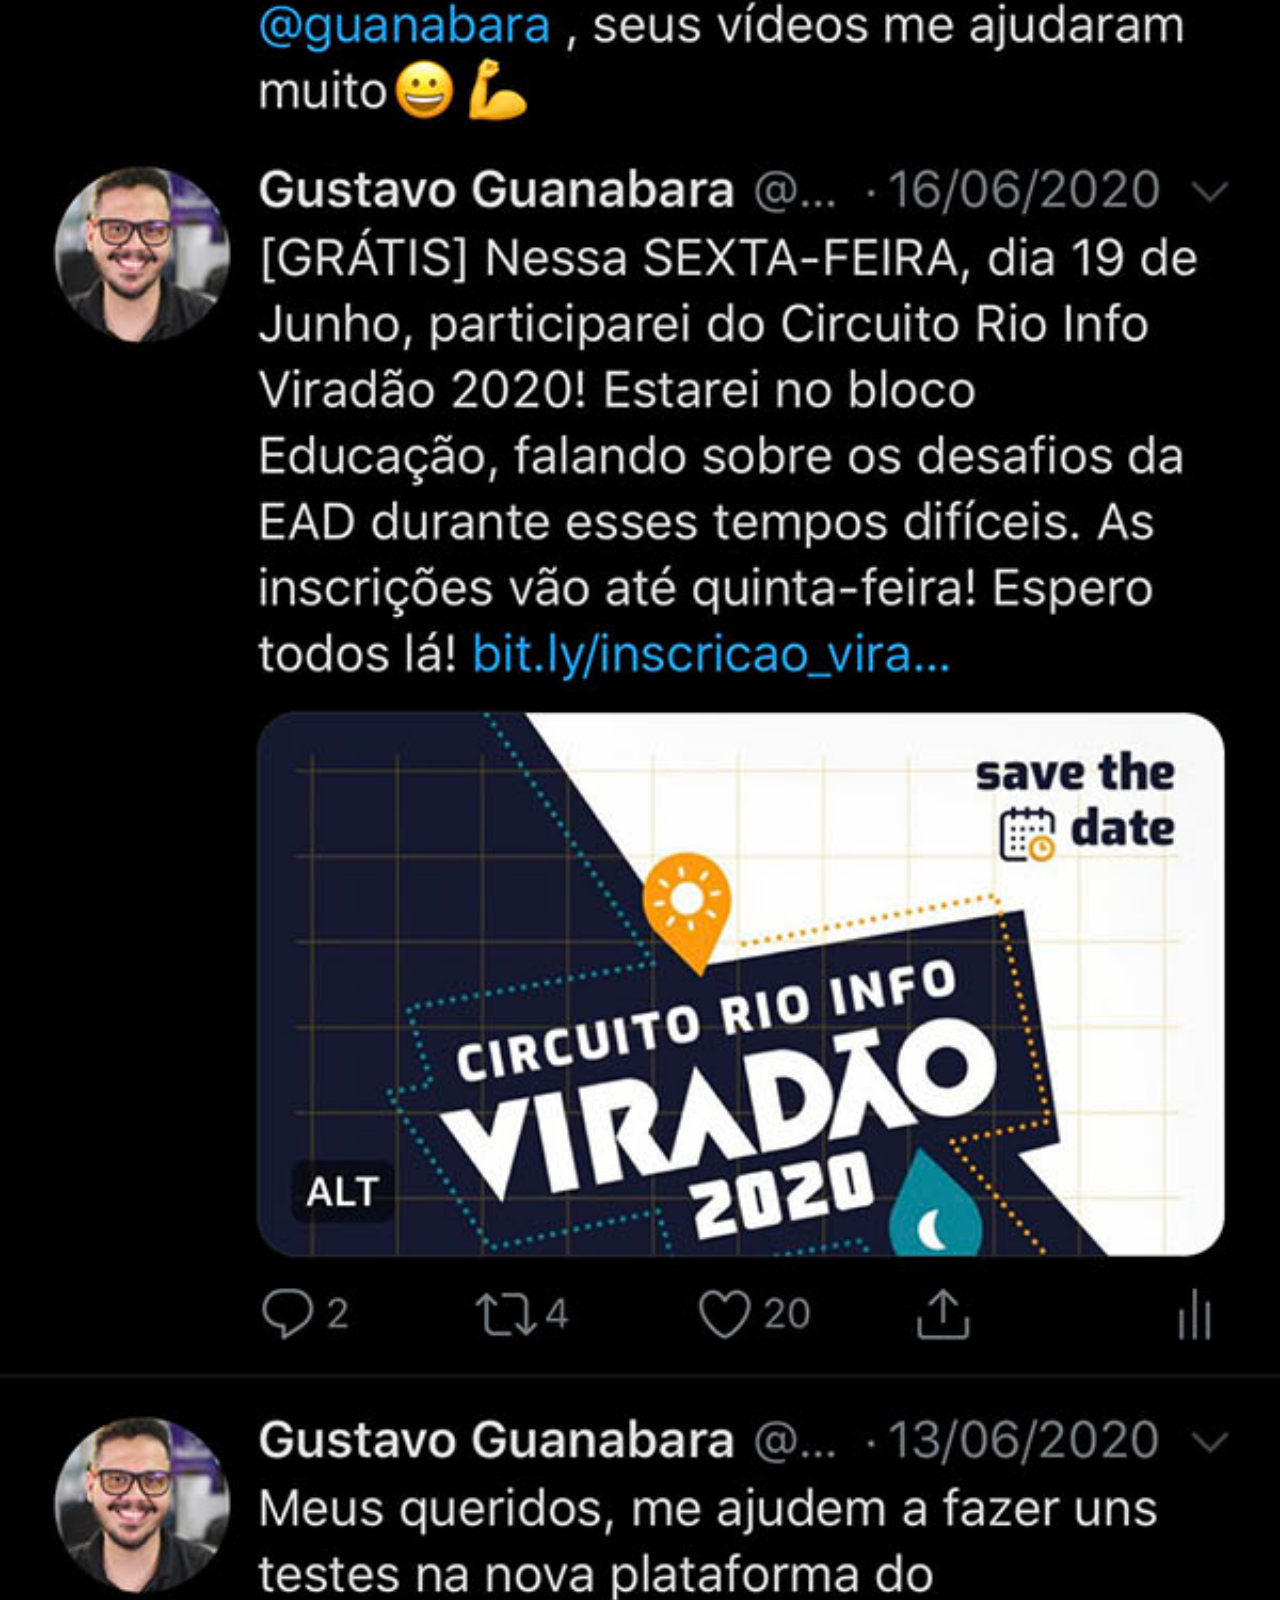
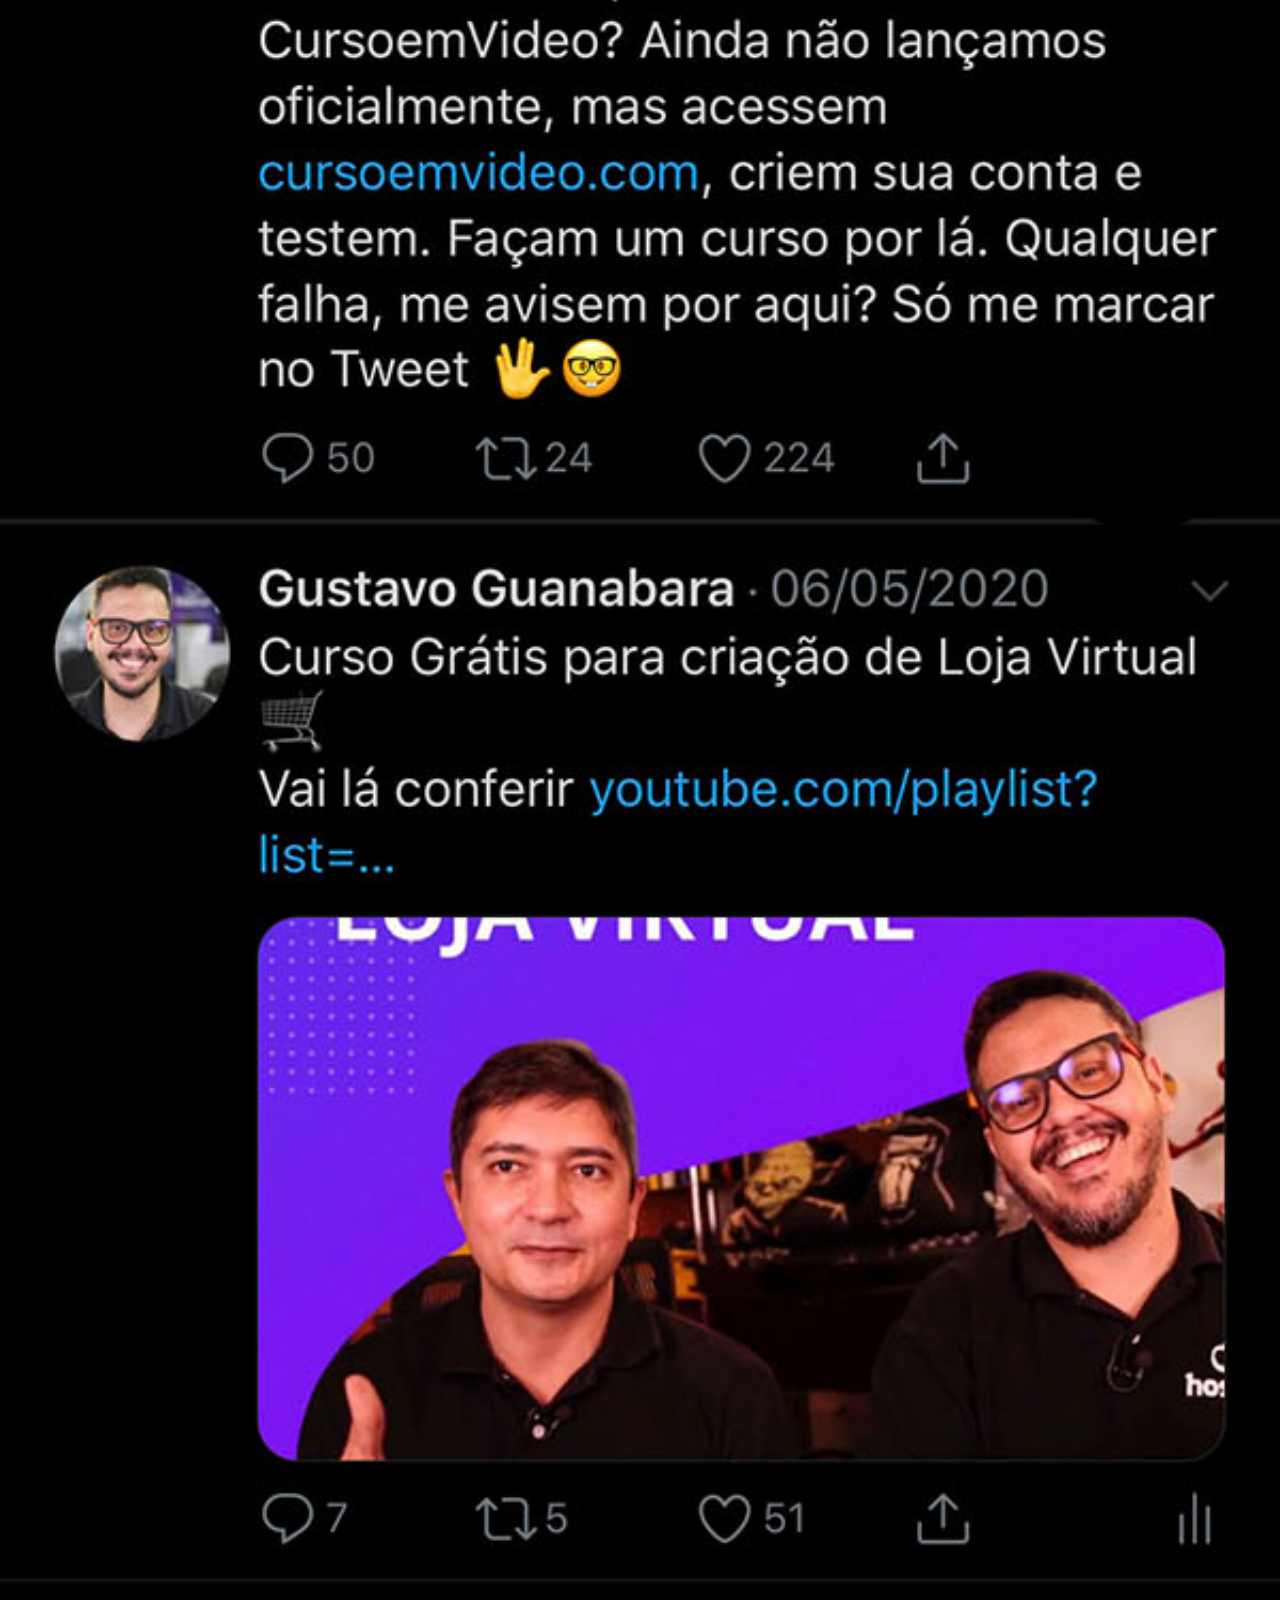
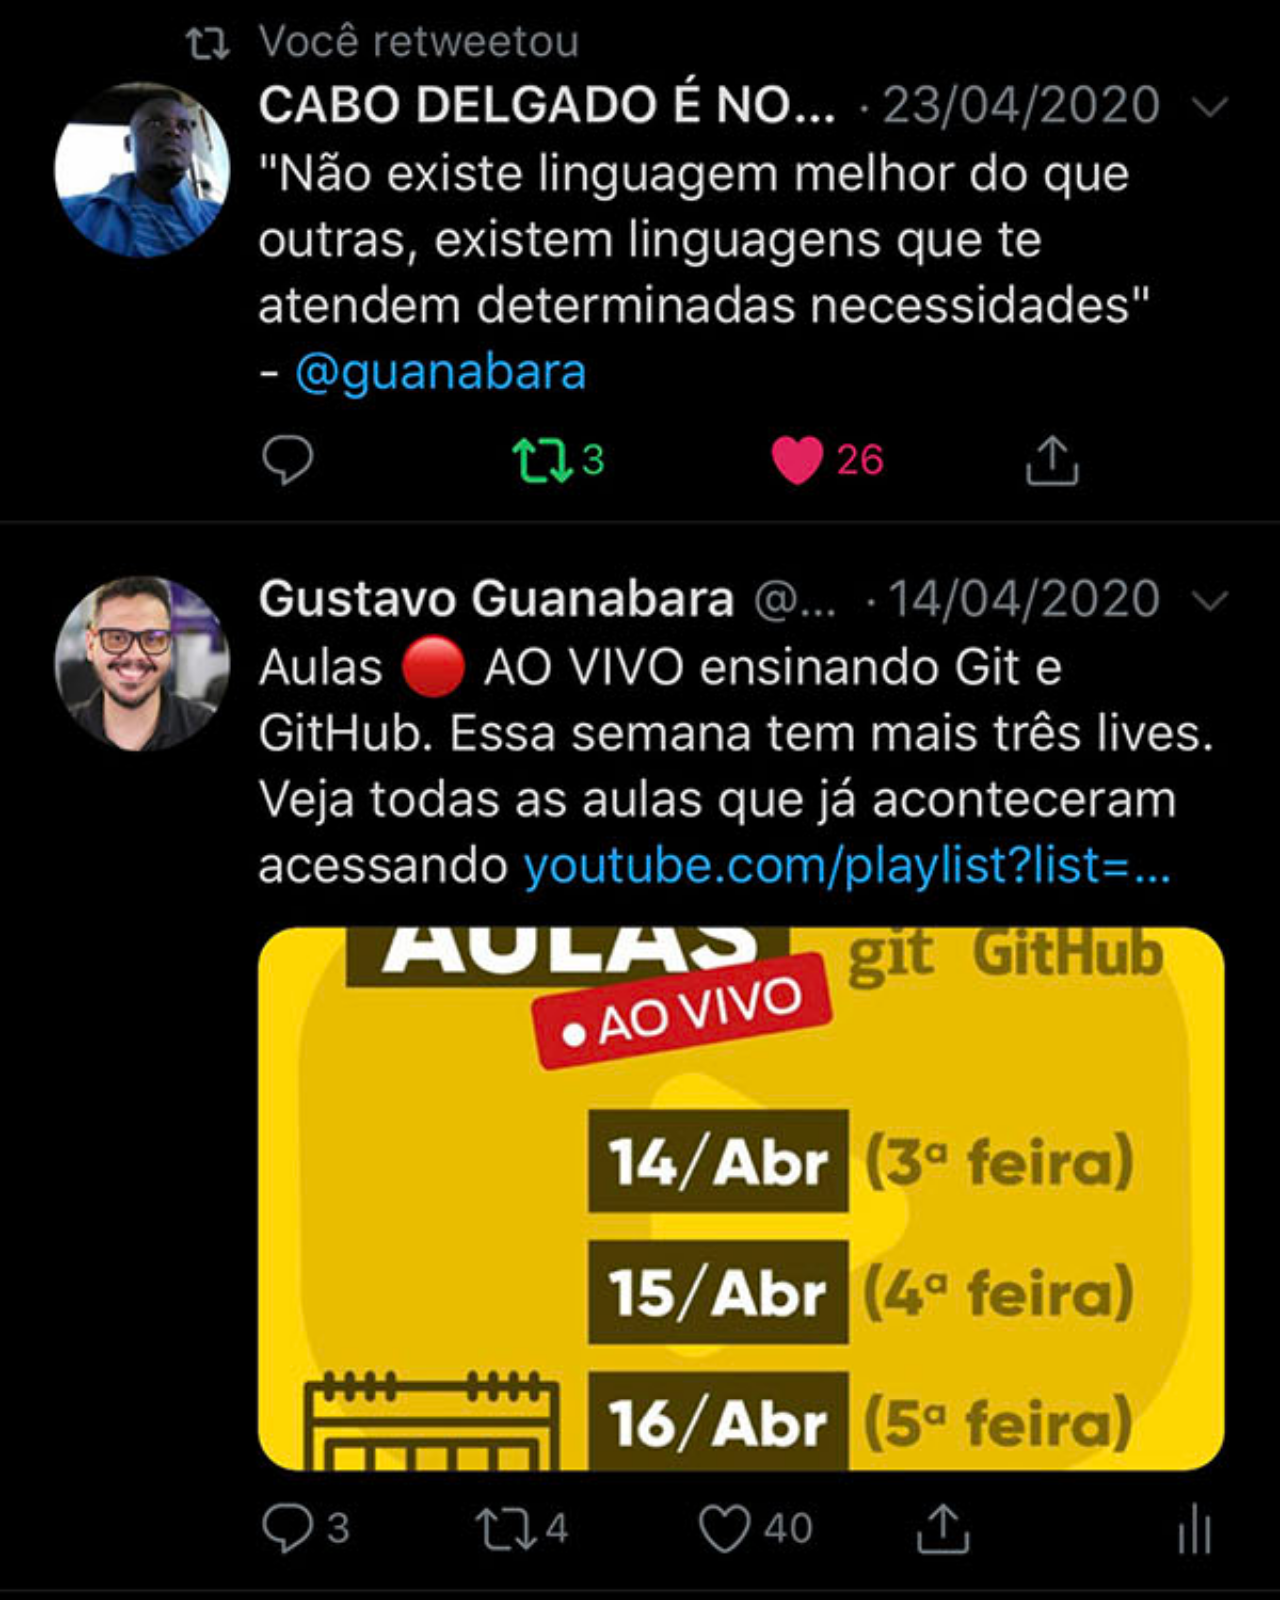
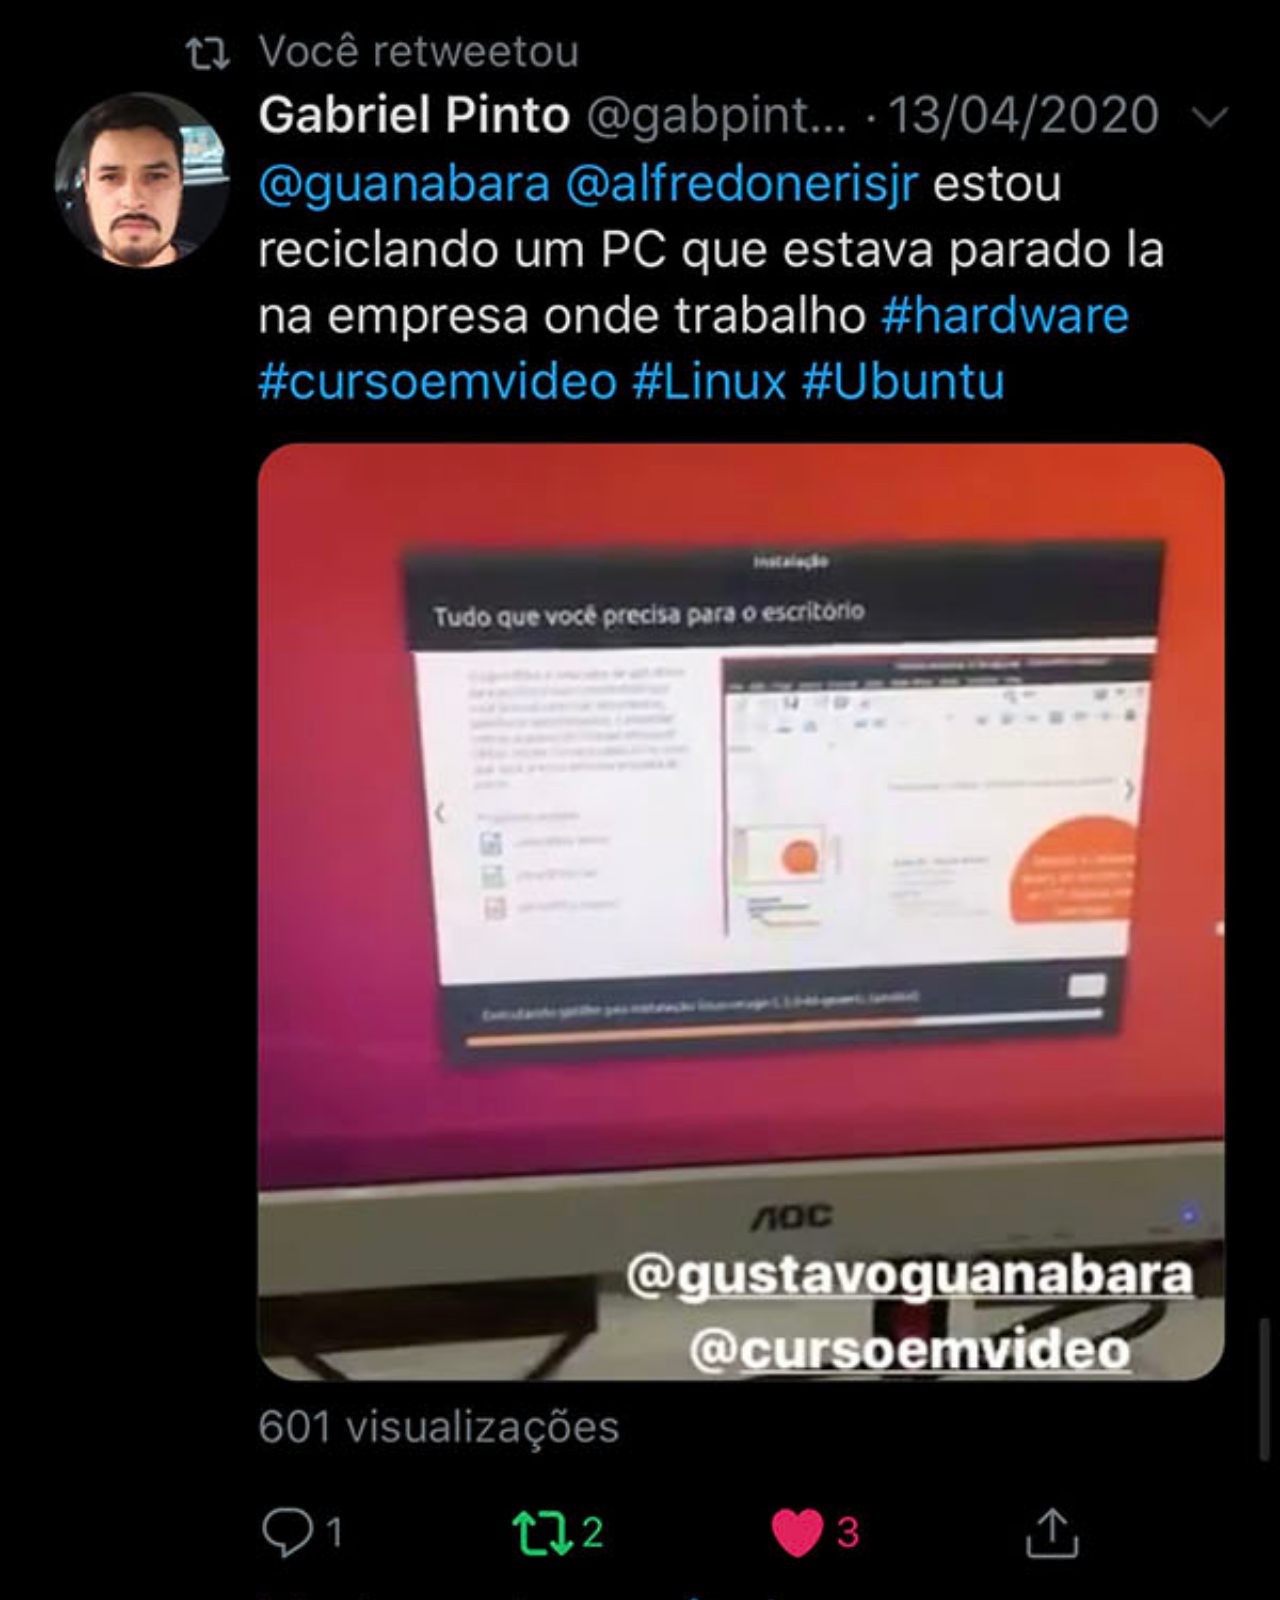
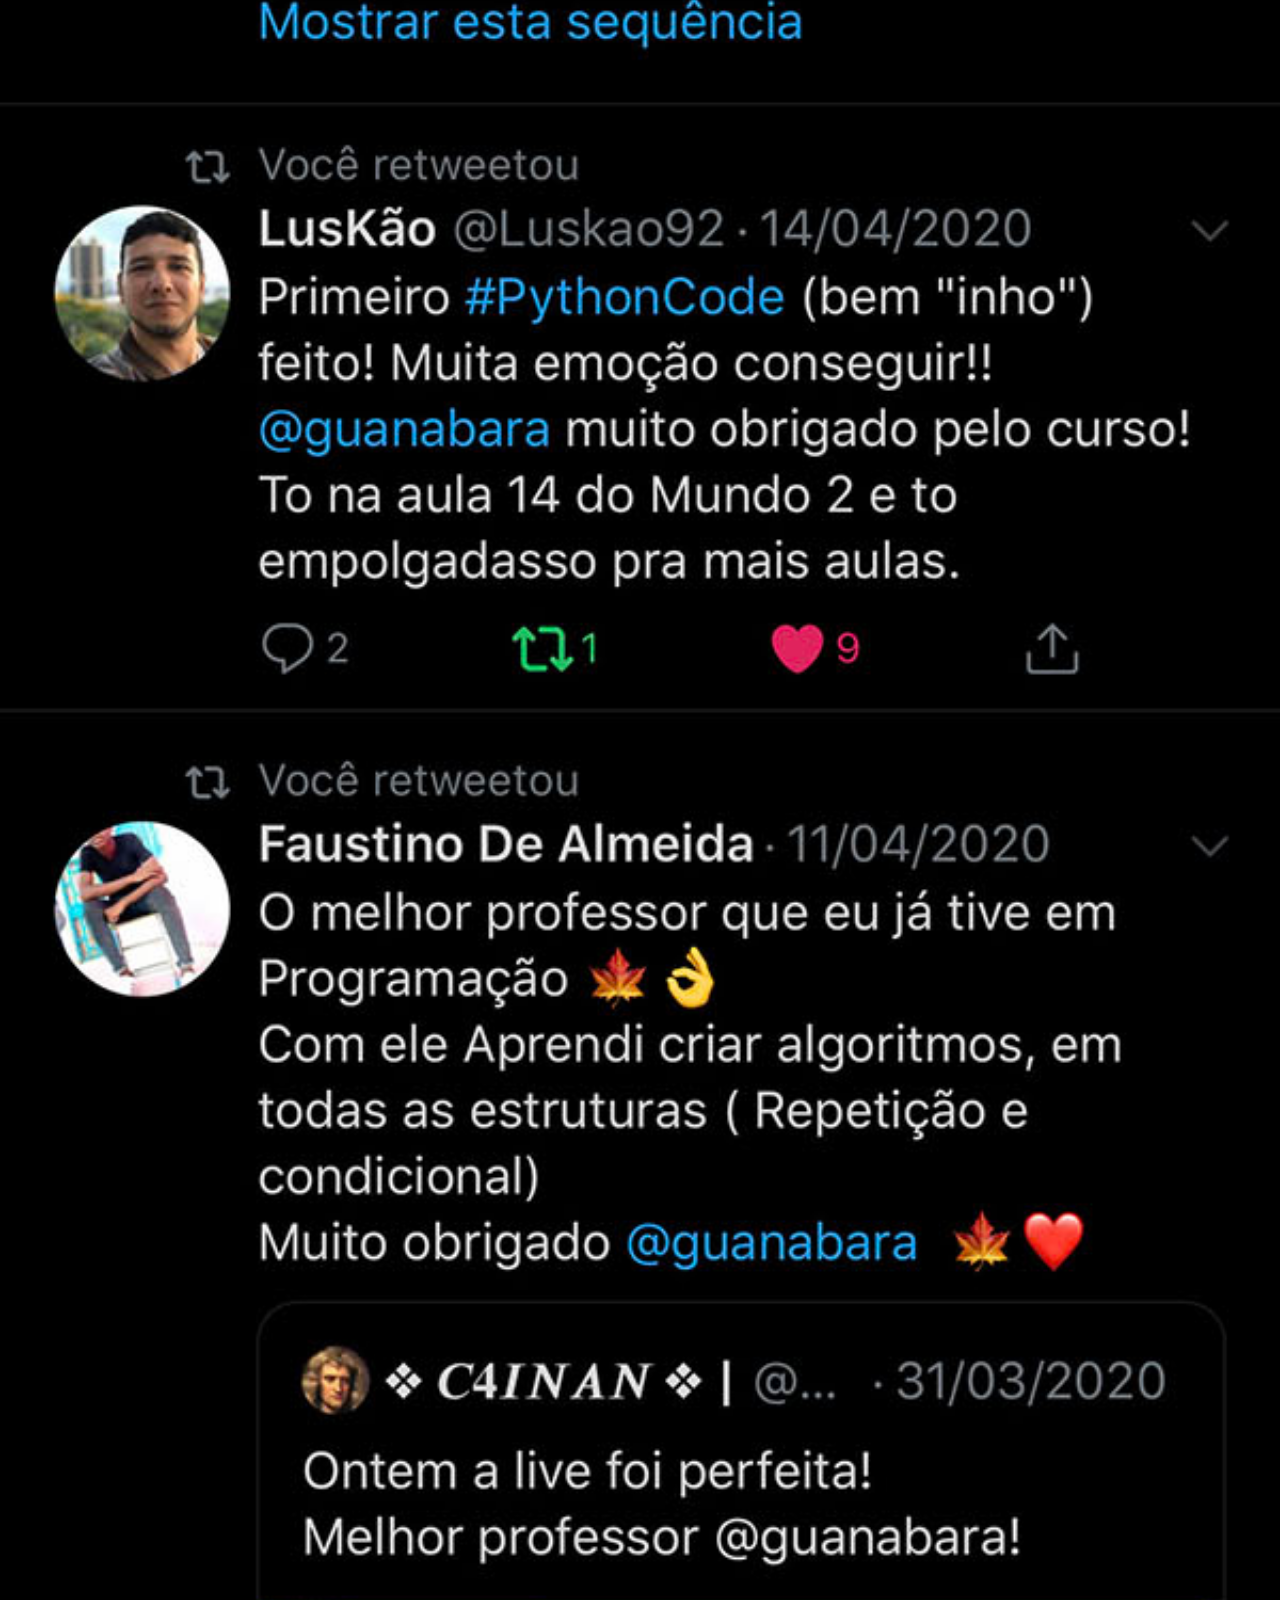
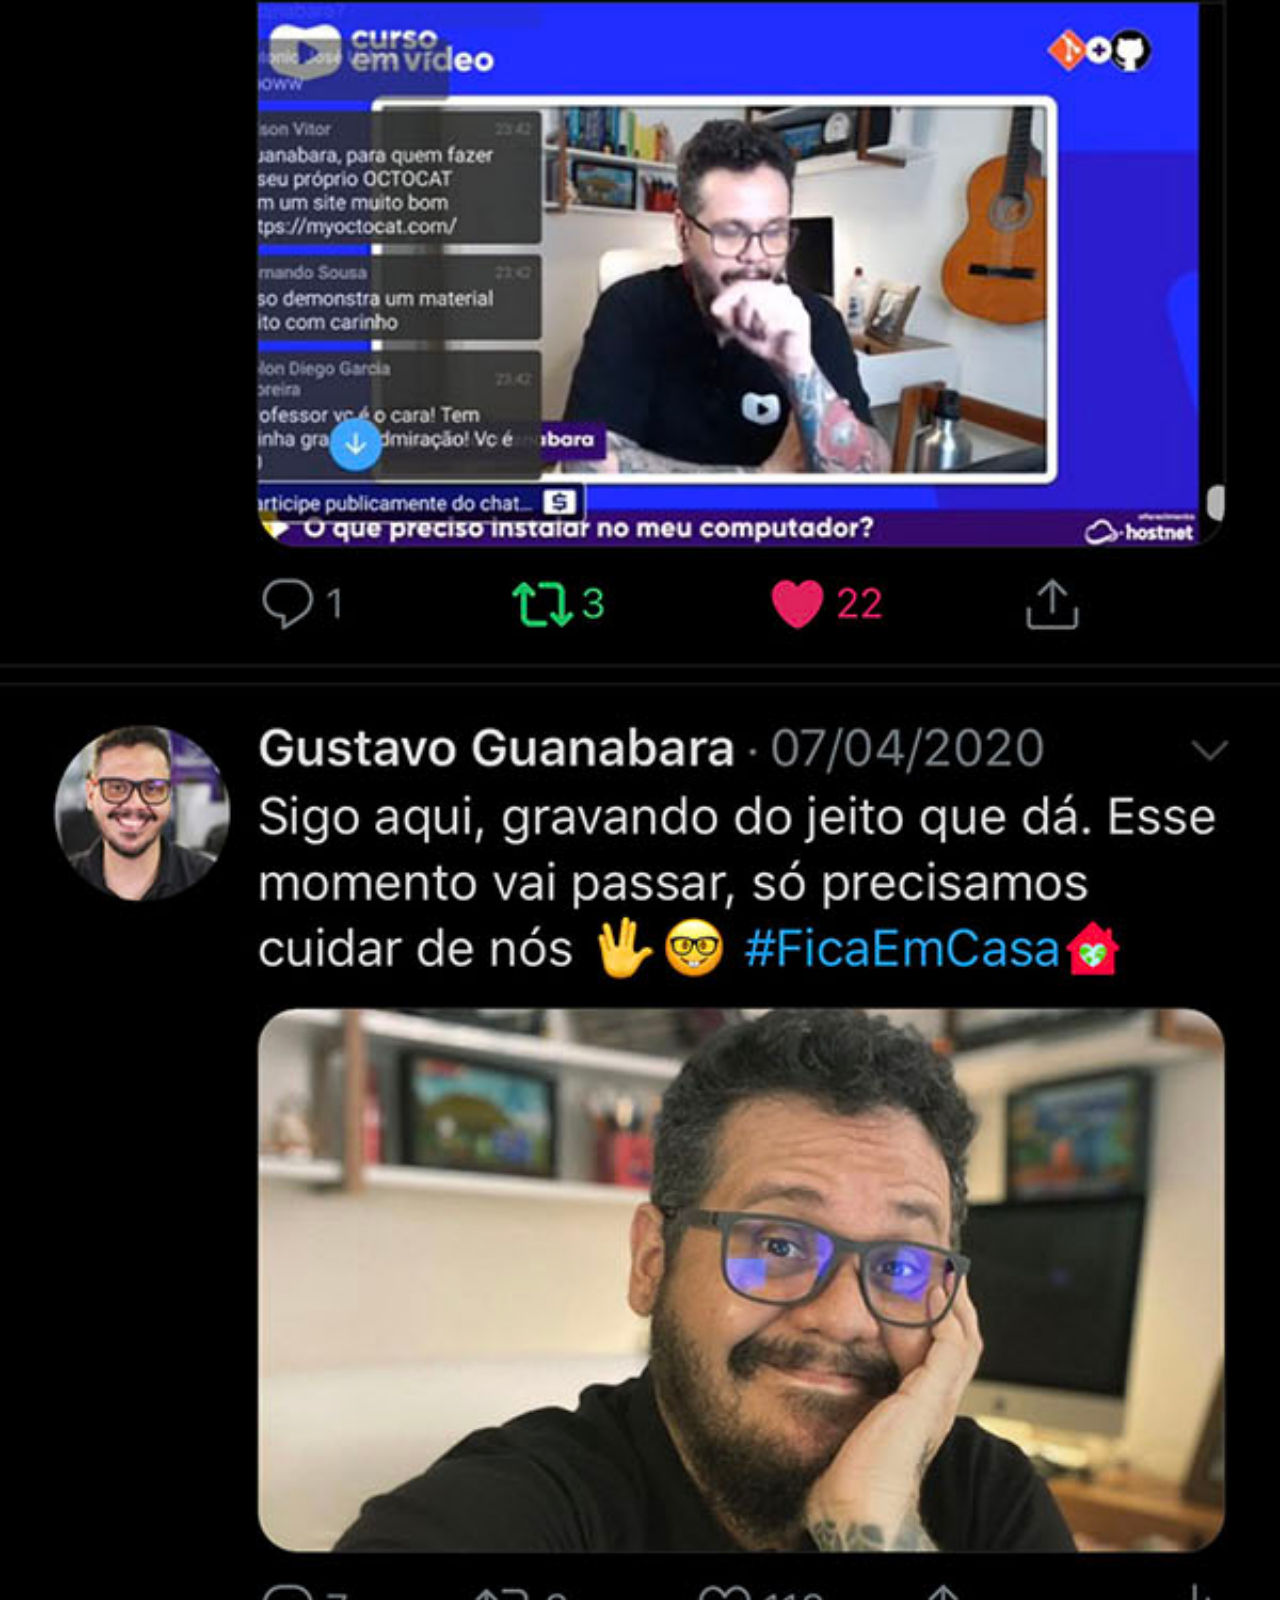
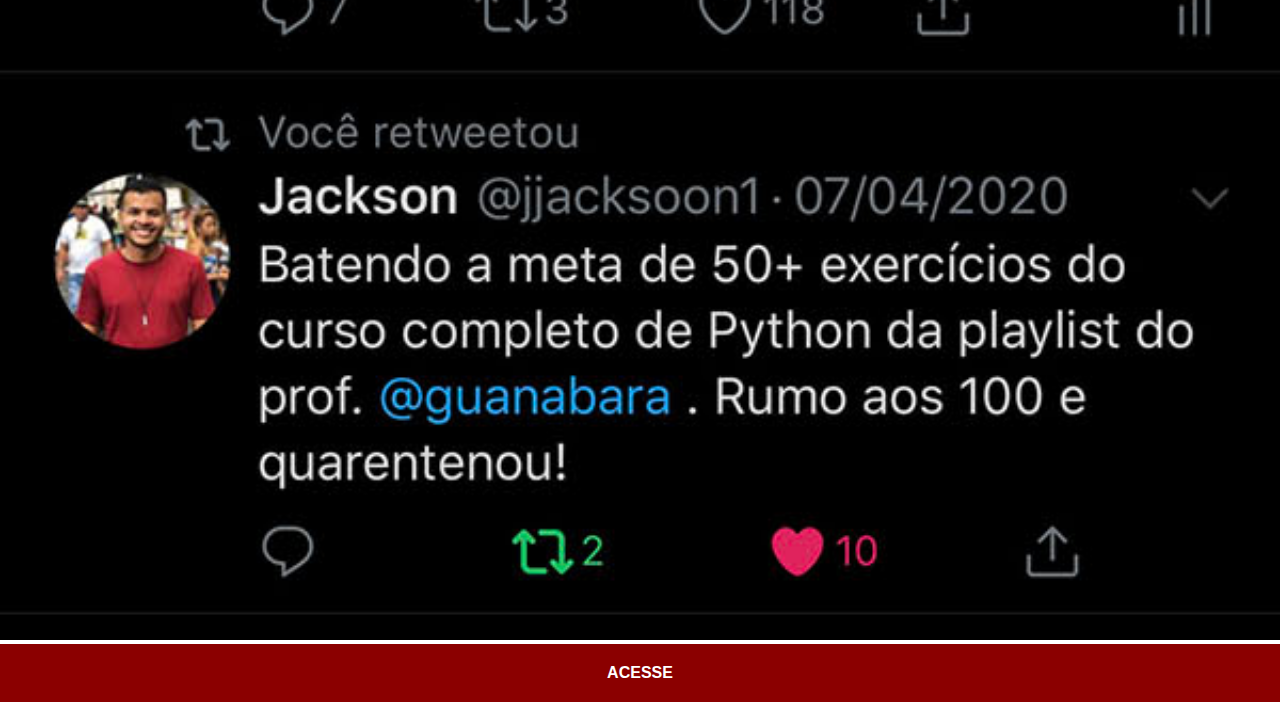
<file: twitter.html>
<!DOCTYPE html>
<html lang="pt-br">
<head>
    <meta charset="UTF-8">
    <meta name="viewport" content="width=device-width, initial-scale=1.0">
    <title>Twitter</title>
    <link rel="stylesheet" href="estilo/social.css">
</head>
<body>
    <img src="imagens/tela-twitter.jpg" alt="Twitter">
    <a href="#" target="_blank">ACESSE</a>
</body>
</html>
</file>
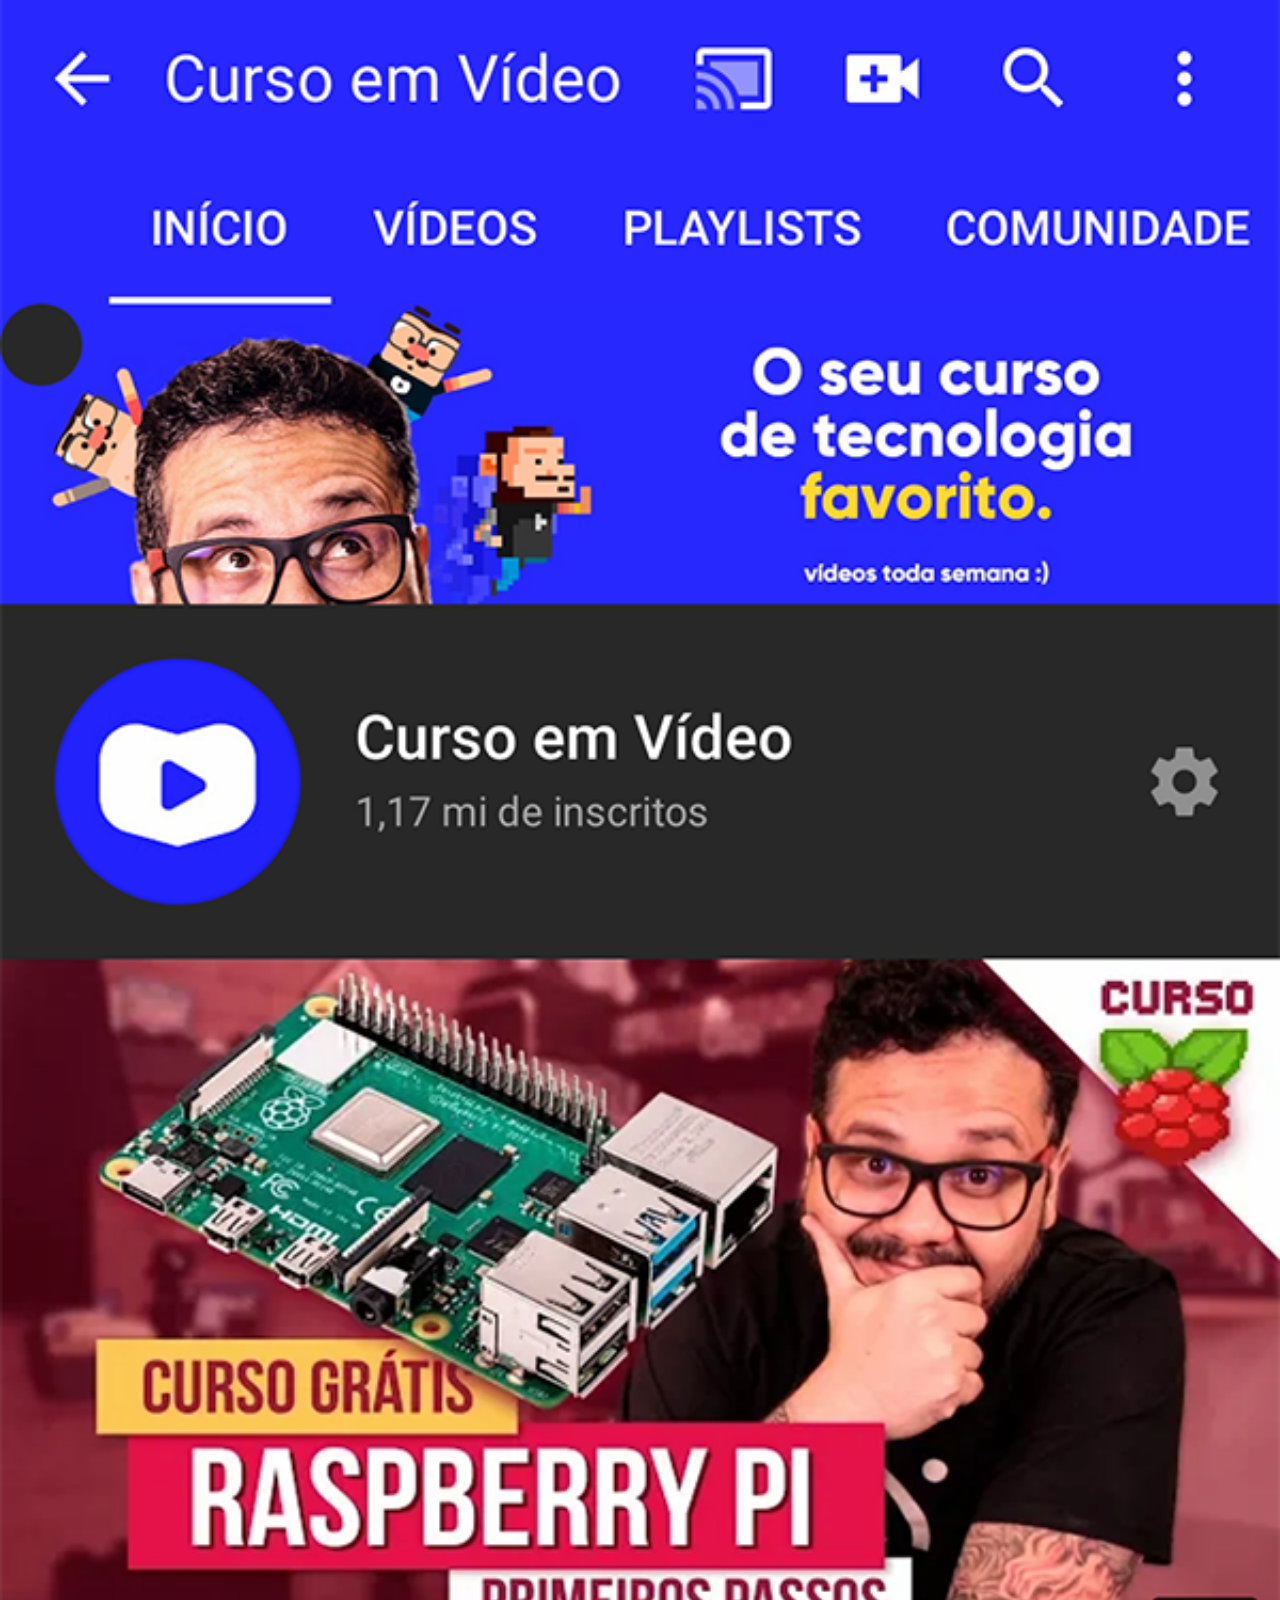
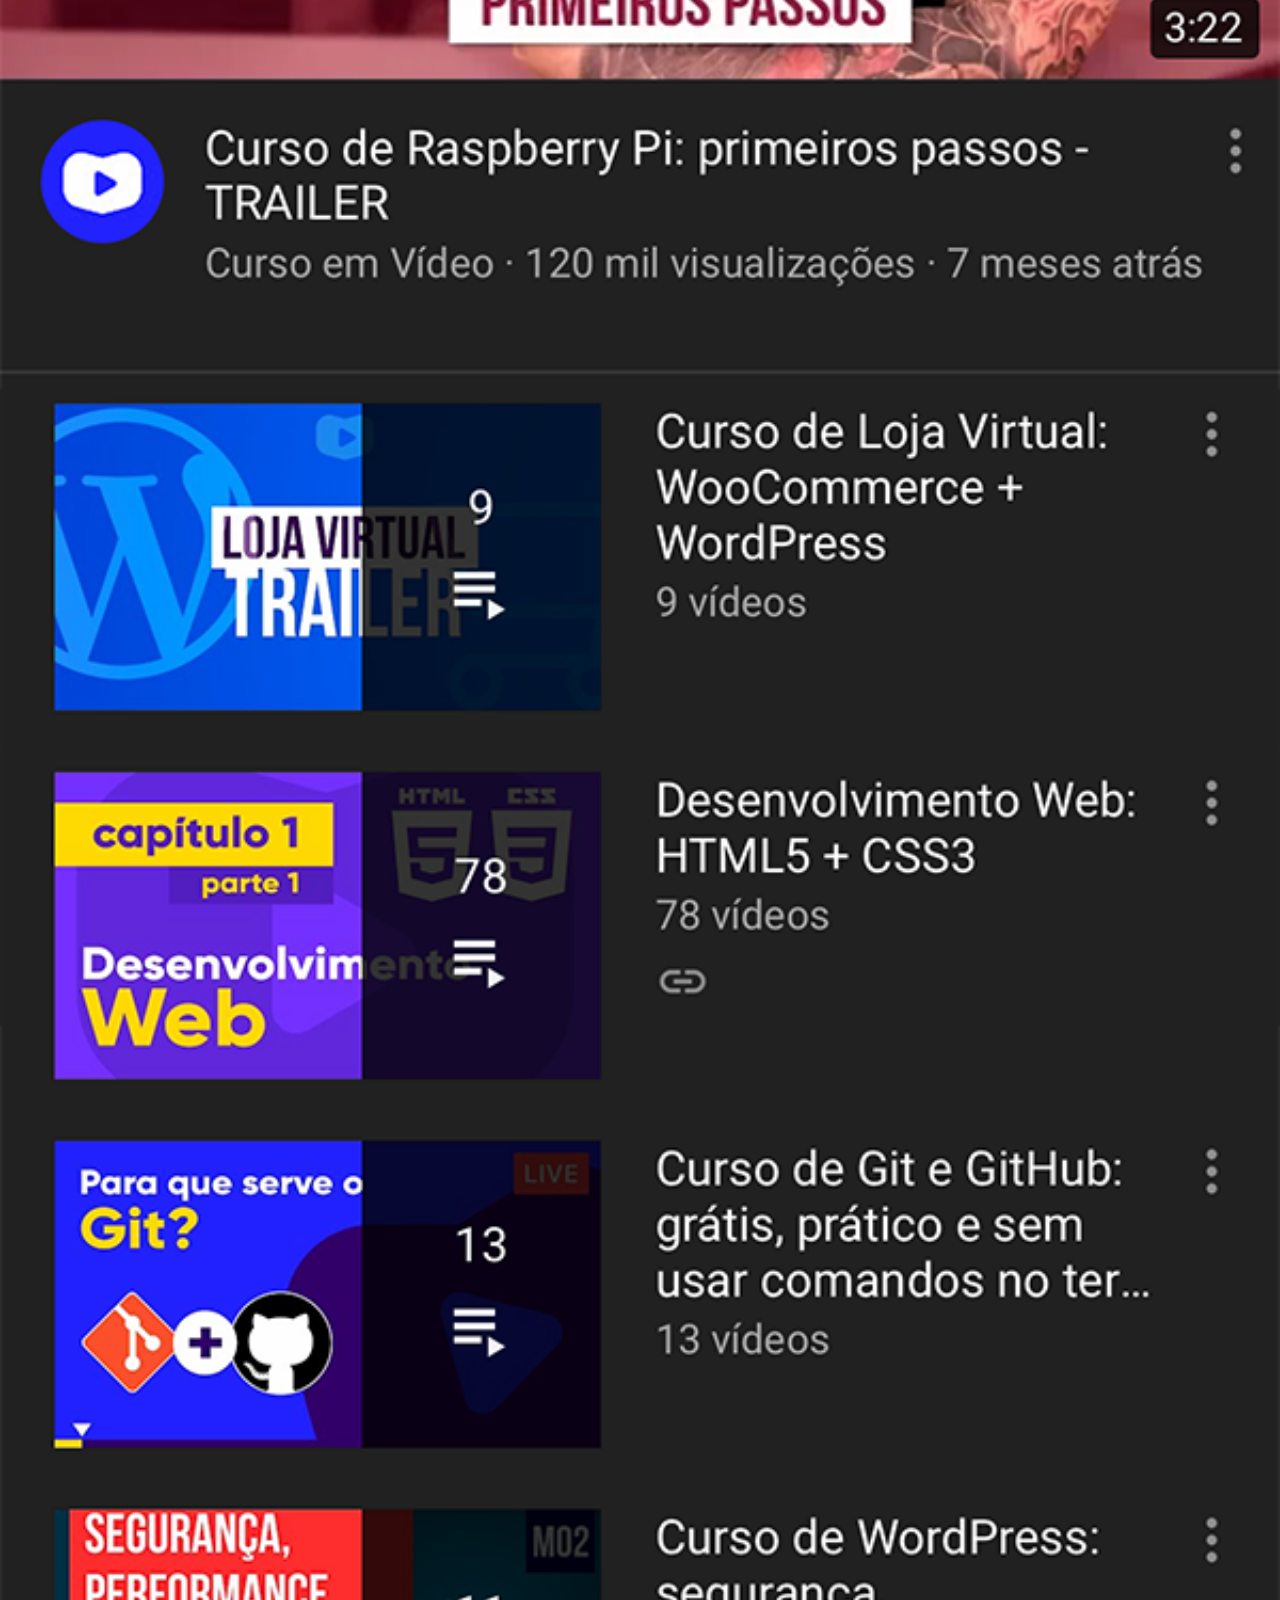
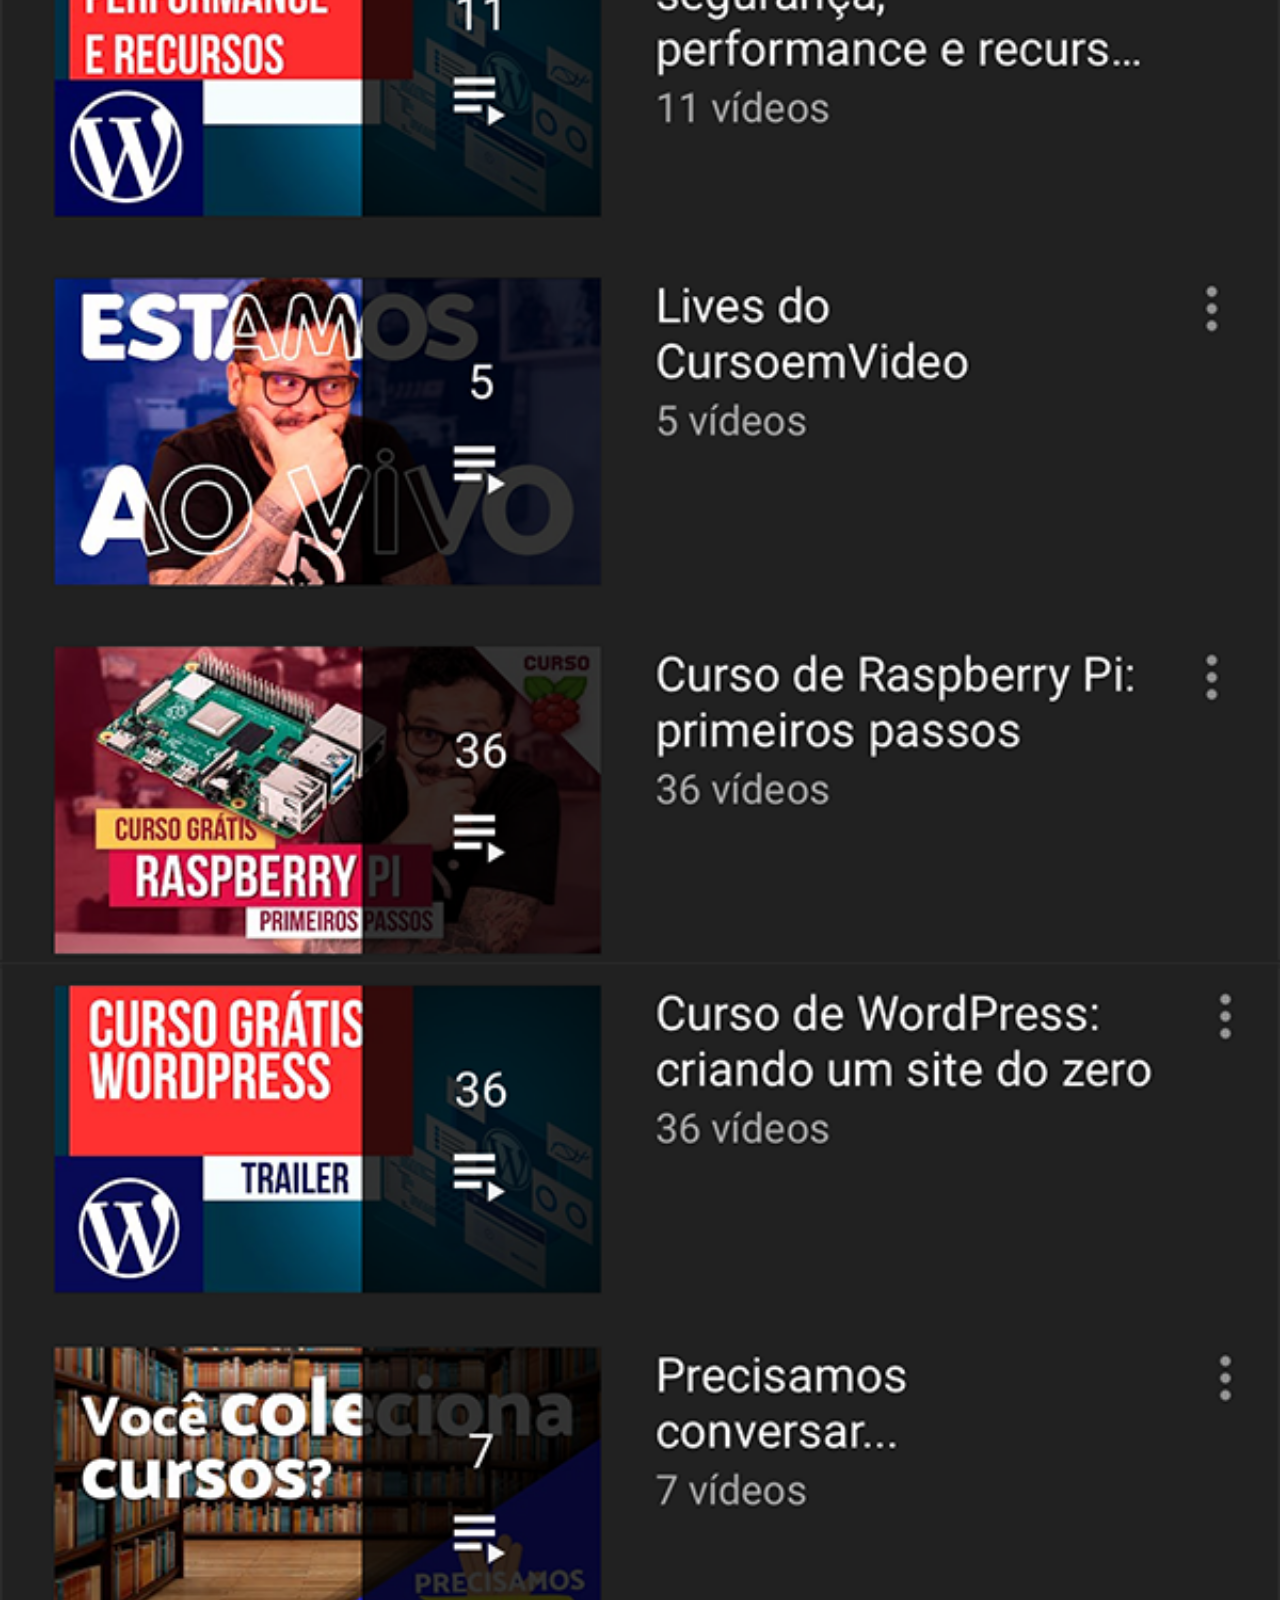
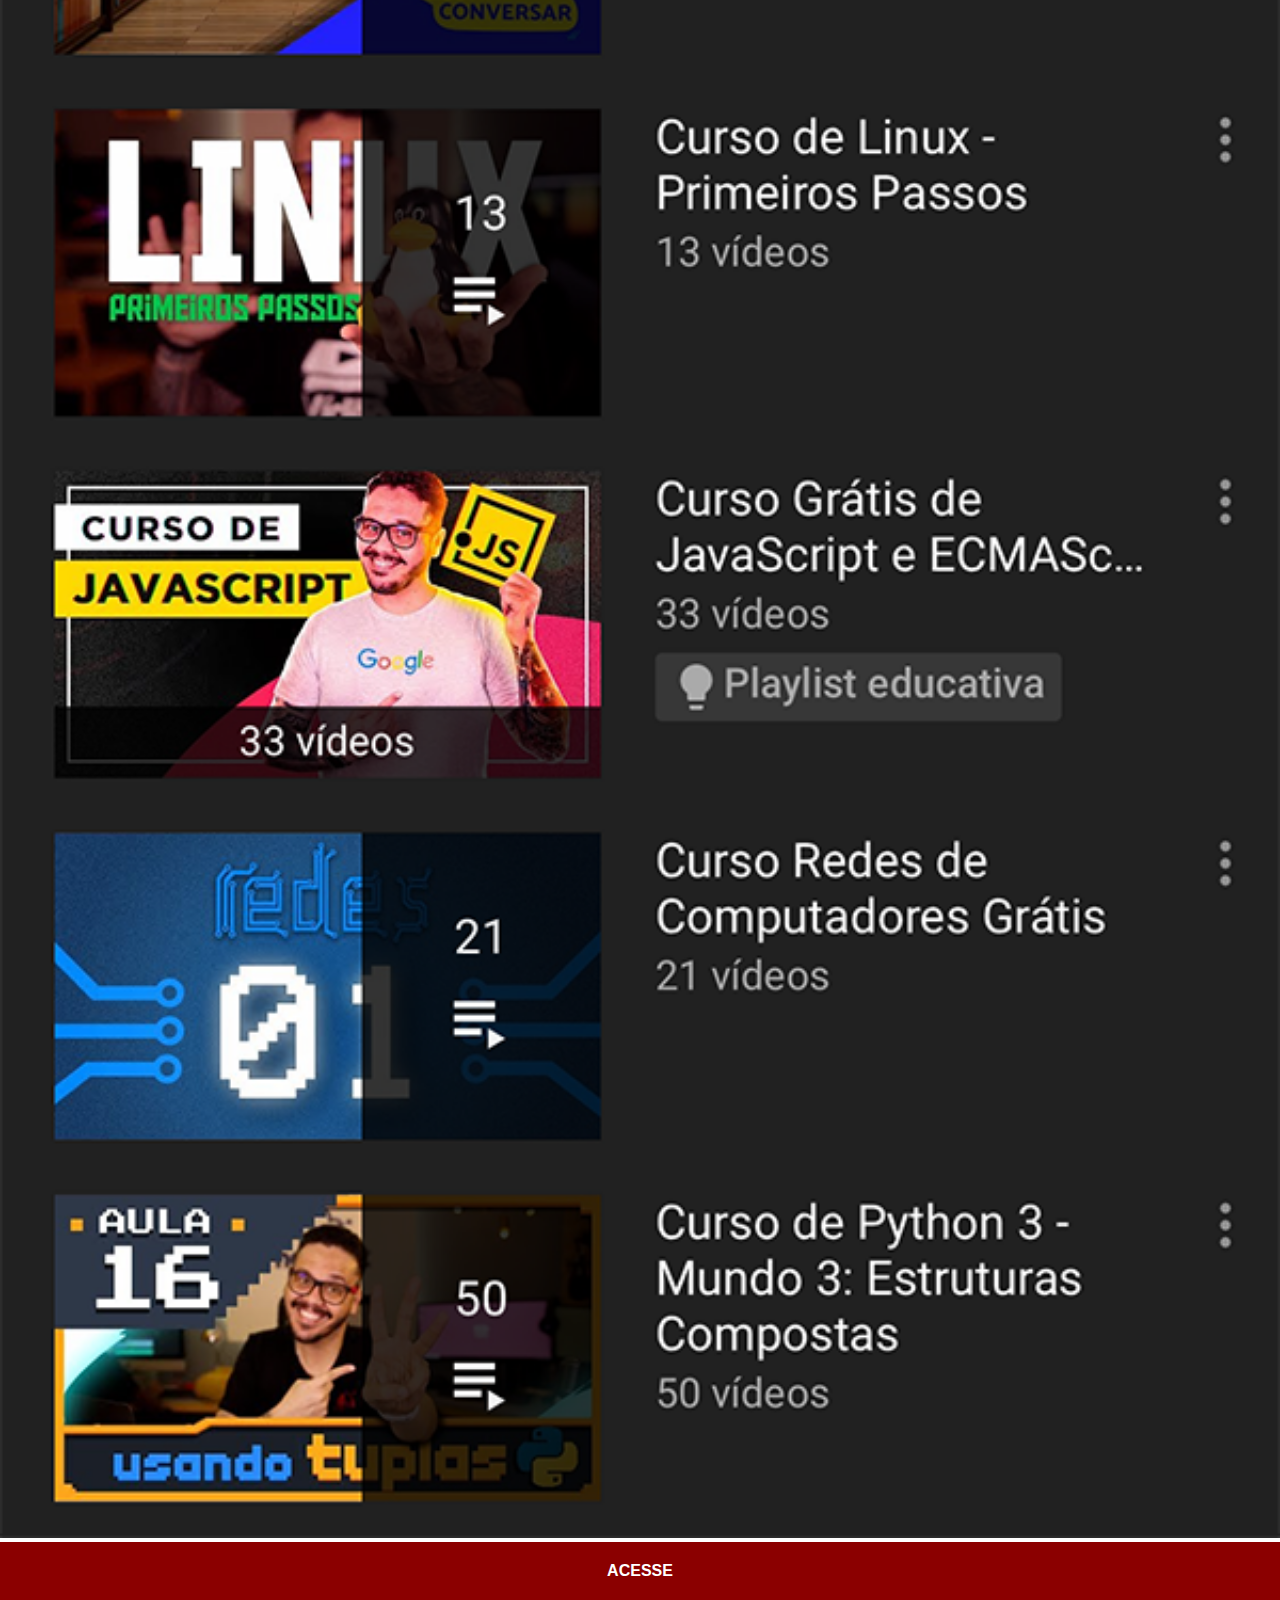
<file: youtube.html>
<!DOCTYPE html>
<html lang="pt-br">
<head>
    <meta charset="UTF-8">
    <meta name="viewport" content="width=device-width, initial-scale=1.0">
    <title>YouTube</title>
    <link rel="stylesheet" href="estilo/social.css">
</head>
<body>
    <img src="imagens/tela-youtube.png" alt="YouTube">
    <a href="https://www.youtube.com/c/CursoemV%C3%ADdeo/playlists" target="_blank">ACESSE</a>
</body>
</html>
</file>
<file: estilo/style.css>
@charset "UTF-8";

*{
    margin: 0px;
    padding: 0px;
    font-family: Arial, Helvetica, sans-serif;
}

html, body{
    height: 100vh;
    width: 100vw;
    background-color: black;
}

body{
    background: url('../imagens/fundo-madeira.jpg') no-repeat top center;
    background-size: cover;
    background-attachment: fixed;
}

main{
    position: relative;
    height: 100vh;
}

section#telefone{
    position: absolute;
    top: 50%;
    left: 50%;
    transform: translate(-50%, -50%);
    width: 311px;
    height: 627px;
    background: url('../imagens/frame-iphone.png') no-repeat;
}

iframe#tela{
    position: relative;
    top: 80px;
    left: 22px;
    width: 269px;
    height: 471px;
}

section#redes-sociais{
    text-align: right;
}

section#redes-sociais img{
    width: 50px;
    margin: 10px;
    border-radius: 50%;
    box-shadow: 2px 2px 5px rgba(0, 0, 0, 0.400);
}

section#redes-sociais img:hover{
    border: 2px solid rgba(255, 255, 255, 0.6);
    box-sizing: border-box;
    transform: translate(-3px, -3px);
    box-shadow: 5px 5xp 10px rgba(0, 0, 0, 0.607);
    transition: transform 0.5s, border 0.5s;
}
</file>
<file: estilo/social.css>
@charset "UTF-8";


*{
    margin: 0px;
    padding: 0px;
    font-family: Arial, Helvetica, sans-serif;
}

::-webkit-scrollbar{
    width: 0px;
    height: 0px;
}

img{
    width: 100vw;
}

a{
    display: block;
    background-color: darkred;
    color: white;
    padding: 20px;
    font-weight: bolder;
    text-align: center;
    text-decoration: none;

}

a:hover{
    background-color: red;
}
</file>
